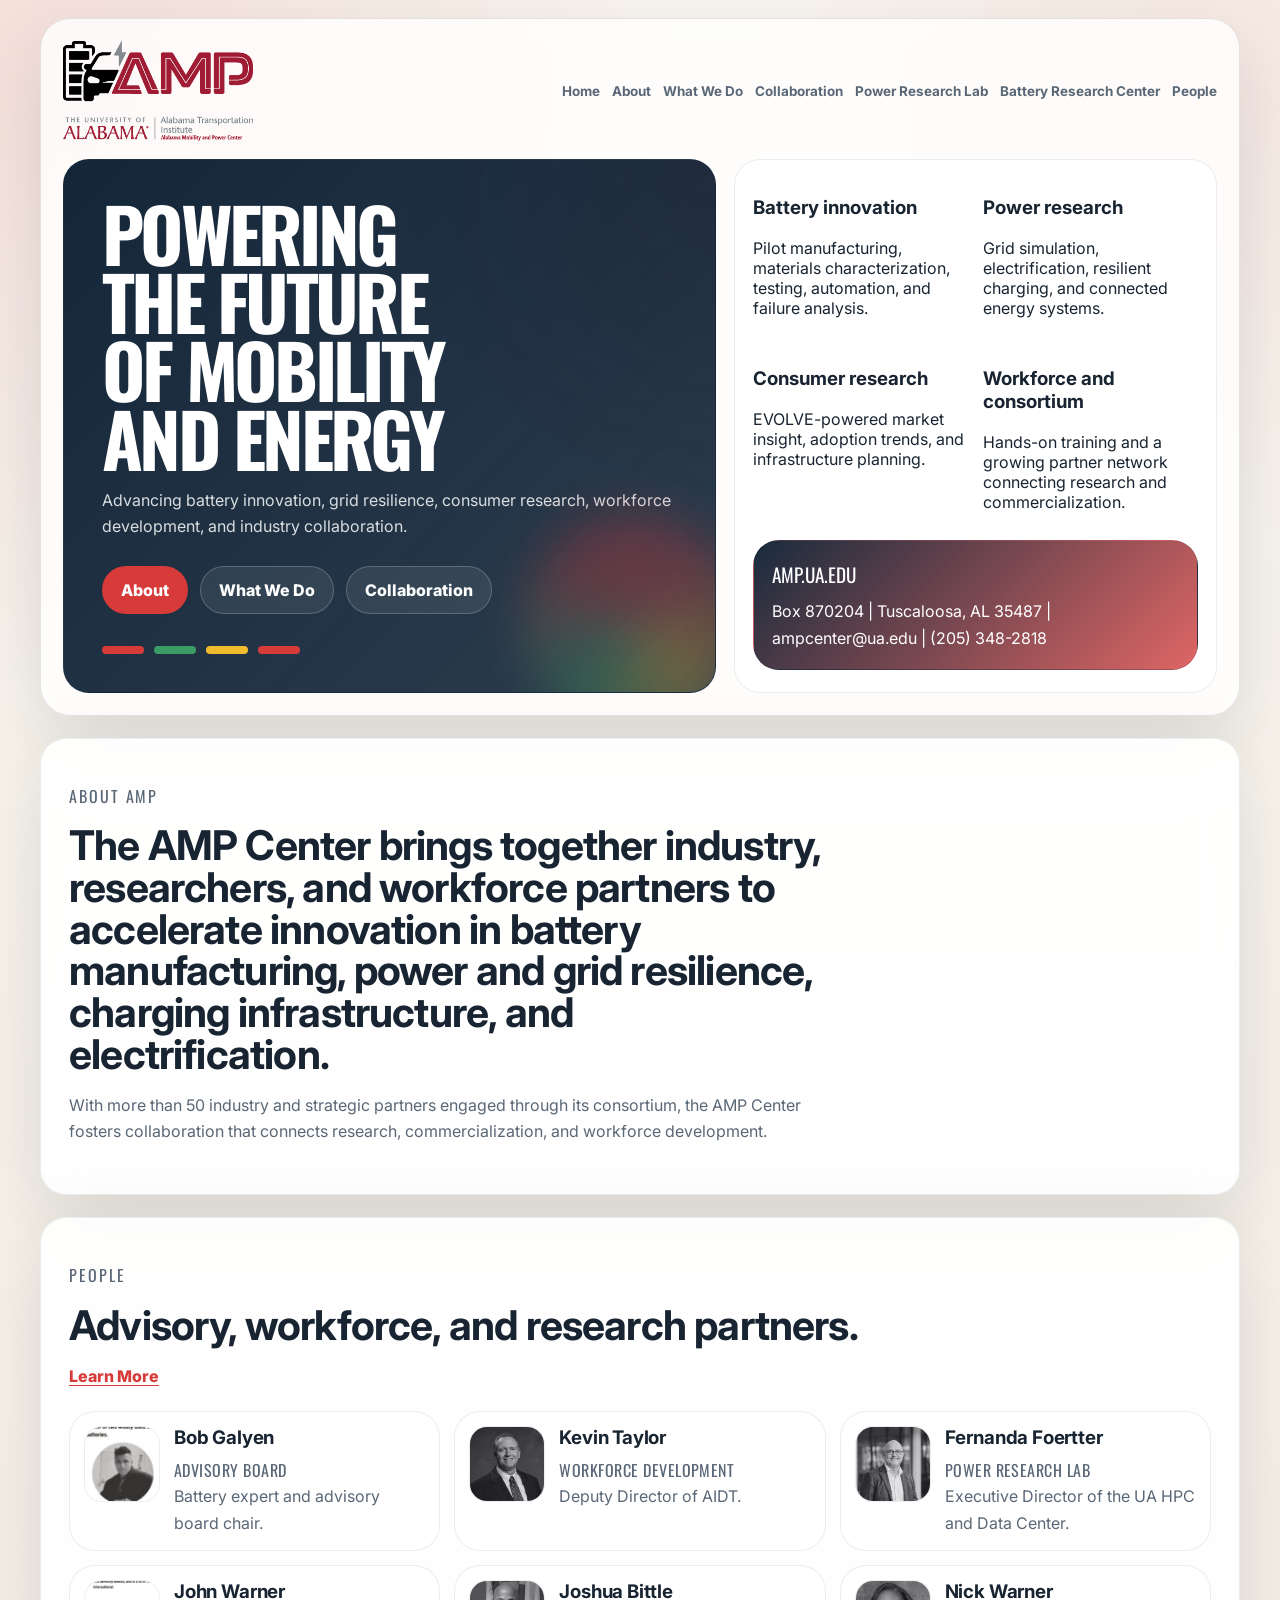
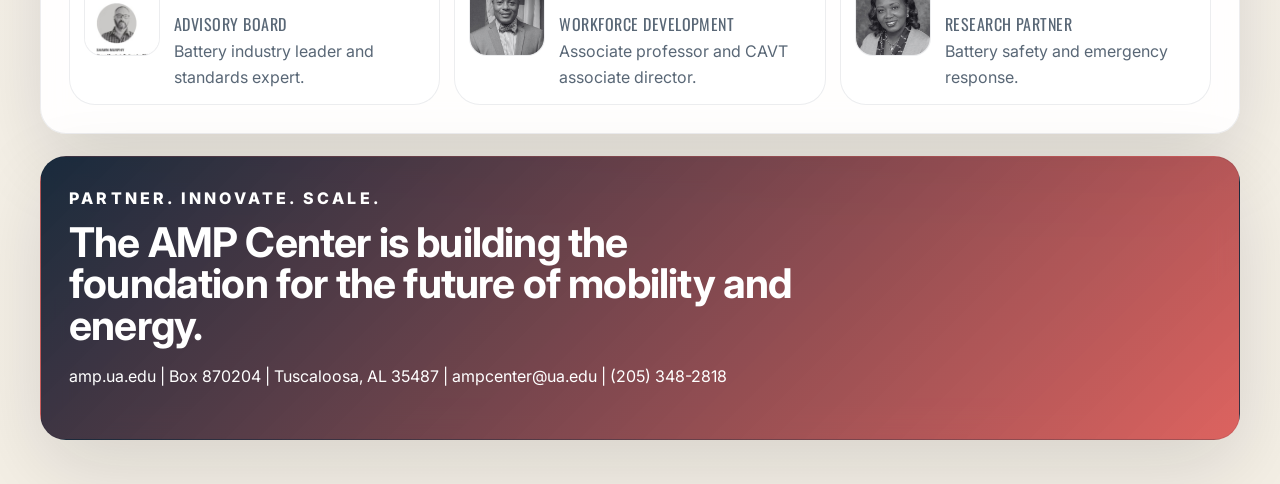
<file: index.html>
<!doctype html>
<html lang="en">
<head>
  <meta charset="utf-8" />
  <meta name="viewport" content="width=device-width, initial-scale=1" />
  <title>AMP Center — Powering the future of mobility and energy</title>
  <meta name="description" content="AMP Center site using brochure colors, fonts, logo, and PDF copy." />
  <link rel="preconnect" href="https://fonts.googleapis.com" />
  <link rel="preconnect" href="https://fonts.gstatic.com" crossorigin />
  <link href="https://fonts.googleapis.com/css2?family=Inter:wght@400;500;600;700;800&family=Oswald:wght@400;500;600;700&display=swap" rel="stylesheet" />
  <link rel="stylesheet" href="styles.css" />
</head>
<body>
  <div class="page-shell">
    <header class="hero">
      <nav class="topbar">
        <a class="brand" href="index.html" aria-label="AMP Center Home"><img src="public/assets/amp-logo.png" alt="AMP Center logo" /></a>
        <div class="navlinks"><a href="index.html">Home</a><a href="about.html">About</a><a href="what-we-do.html">What We Do</a><a href="collaboration.html">Collaboration</a><a href="prc.html">Power Research Lab</a><a href="brc.html">Battery Research Center</a><a href="people.html">People</a></div>
      </nav>
      <div class="hero-grid">
        <div class="hero-copy">
          <h1>POWERING THE FUTURE OF MOBILITY AND ENERGY</h1>
          <p class="lede">Advancing battery innovation, grid resilience, consumer research, workforce development, and industry collaboration.</p>
          <div class="hero-actions">
            <a class="button primary" href="about.html">About</a>
            <a class="button secondary" href="what-we-do.html">What We Do</a>
            <a class="button secondary" href="collaboration.html">Collaboration</a>
          </div>
          <div class="color-ribbon"><span class="swatch red"></span><span class="swatch green"></span><span class="swatch yellow"></span><span class="swatch red"></span></div>
        </div>
        <div class="hero-panel">
          <div class="feature-grid">
            <article><h3>Battery innovation</h3><p>Pilot manufacturing, materials characterization, testing, automation, and failure analysis.</p></article>
            <article><h3>Power research</h3><p>Grid simulation, electrification, resilient charging, and connected energy systems.</p></article>
            <article><h3>Consumer research</h3><p>EVOLVE-powered market insight, adoption trends, and infrastructure planning.</p></article>
            <article><h3>Workforce and consortium</h3><p>Hands-on training and a growing partner network connecting research and commercialization.</p></article>
          </div>
          <div class="quote-card">
            <p>amp.ua.edu</p>
            <span>Box 870204 | Tuscaloosa, AL 35487 | ampcenter@ua.edu | (205) 348-2818</span>
          </div>
        </div>
      </div>
    </header>

    <main>
      <section class="section">
        <div class="section-head tight">
          <p class="brochure-kicker">About AMP</p>
          <h2>The AMP Center brings together industry, researchers, and workforce partners to accelerate innovation in battery manufacturing, power and grid resilience, charging infrastructure, and electrification.</h2>
          <p>With more than 50 industry and strategic partners engaged through its consortium, the AMP Center fosters collaboration that connects research, commercialization, and workforce development.</p>
        </div>
      </section>

      <section class="section">
        <div class="section-head">
          <p class="brochure-kicker">People</p>
          <h2>Advisory, workforce, and research partners.</h2>
          <p><a class="text-link" href="people.html">Learn More</a></p>
        </div>
        <div class="people-preview">
          <article class="person-card">
            <img class="person-photo" src="public/assets/advisory/bob-galyen.jpg" alt="Bob Galyen portrait" />
            <div><h3>Bob Galyen</h3><p class="role">Advisory board</p><p>Battery expert and advisory board chair.</p></div>
          </article>
          <article class="person-card">
            <img class="person-photo" src="public/assets/portrait-workforce-2.jpg" alt="Kevin Taylor portrait" />
            <div><h3>Kevin Taylor</h3><p class="role">Workforce development</p><p>Deputy Director of AIDT.</p></div>
          </article>
          <article class="person-card">
            <img class="person-photo" src="public/assets/powerlab-fernanda.jpg" alt="Fernanda Foertter portrait" />
            <div><h3>Fernanda Foertter</h3><p class="role">Power research lab</p><p>Executive Director of the UA HPC and Data Center.</p></div>
          </article>
          <article class="person-card">
            <img class="person-photo" src="public/assets/advisory/john-warner.jpg" alt="John Warner portrait" />
            <div><h3>John Warner</h3><p class="role">Advisory board</p><p>Battery industry leader and standards expert.</p></div>
          </article>
          <article class="person-card">
            <img class="person-photo" src="public/assets/portrait-workforce-1.jpg" alt="Joshua Bittle portrait" />
            <div><h3>Joshua Bittle</h3><p class="role">Workforce development</p><p>Associate professor and CAVT associate director.</p></div>
          </article>
          <article class="person-card">
            <img class="person-photo" src="public/assets/portrait-powerlab-3.jpg" alt="Nick Warner portrait" />
            <div><h3>Nick Warner</h3><p class="role">Research partner</p><p>Battery safety and emergency response.</p></div>
          </article>
        </div>
      </section>
      <section class="section highlight">
        <div class="section-head tight">
          <p class="eyebrow">Partner. Innovate. Scale.</p>
          <h2>The AMP Center is building the foundation for the future of mobility and energy.</h2>
          <p>amp.ua.edu | Box 870204 | Tuscaloosa, AL 35487 | ampcenter@ua.edu | (205) 348-2818</p>
        </div>
      </section>
    </main>
  </div>
</body>
</html>
</file>
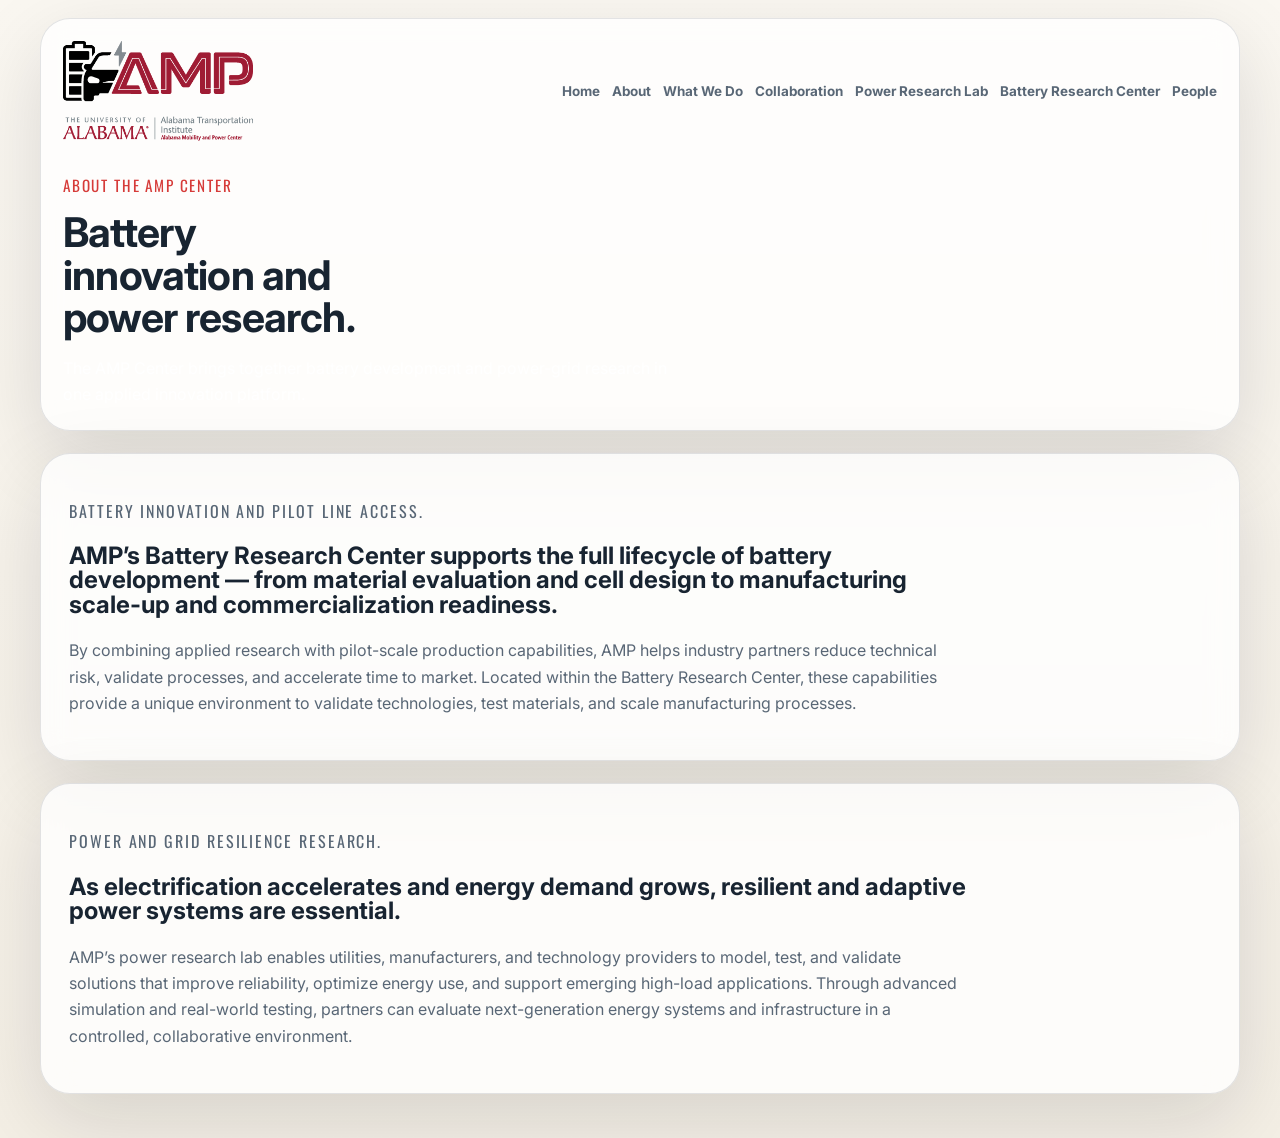
<file: about.html>
<!doctype html>
<html lang="en">
<head>
  <meta charset="utf-8" />
  <meta name="viewport" content="width=device-width, initial-scale=1" />
  <title>About AMP</title>
  <link rel="preconnect" href="https://fonts.googleapis.com" />
  <link rel="preconnect" href="https://fonts.gstatic.com" crossorigin />
  <link href="https://fonts.googleapis.com/css2?family=Inter:wght@400;500;600;700;800&family=Oswald:wght@400;500;600;700&display=swap" rel="stylesheet" />
  <link rel="stylesheet" href="styles.css" />
</head>
<body class="directory-page">
  <div class="page-shell directory-shell">
    <header class="directory-hero">
      <div class="directory-topbar">
        <a class="brand" href="index.html" aria-label="AMP Center Home"><img src="public/assets/amp-logo.png" alt="AMP Center logo" /></a>
        <div class="navlinks"><a href="index.html">Home</a><a href="about.html">About</a><a href="what-we-do.html">What We Do</a><a href="collaboration.html">Collaboration</a><a href="prc.html">Power Research Lab</a><a href="brc.html">Battery Research Center</a><a href="people.html">People</a></div>
      </div>
      <div class="directory-hero-grid">
        <div>
          <p class="brochure-kicker">About the AMP Center</p>
          <h1>Battery innovation and power research.</h1>
          <p class="lede dark">The AMP Center brings together battery development and power-grid research in one applied innovation platform.</p>
        </div>
      </div>
    </header>
    <main class="directory-main">
      <section class="directory-section">
        <div class="section-head compact">
          <p class="brochure-kicker">BATTERY INNOVATION and PILOT LINE ACCESS.</p>
          <h2>AMP’s Battery Research Center supports the full lifecycle of battery development — from material evaluation and cell design to manufacturing scale-up and commercialization readiness.</h2>
          <p>By combining applied research with pilot-scale production capabilities, AMP helps industry partners reduce technical risk, validate processes, and accelerate time to market. Located within the Battery Research Center, these capabilities provide a unique environment to validate technologies, test materials, and scale manufacturing processes.</p>
        </div>
      </section>
      <section class="directory-section">
        <div class="section-head compact">
          <p class="brochure-kicker">POWER and GRID RESILIENCE RESEARCH.</p>
          <h2>As electrification accelerates and energy demand grows, resilient and adaptive power systems are essential.</h2>
          <p>AMP’s power research lab enables utilities, manufacturers, and technology providers to model, test, and validate solutions that improve reliability, optimize energy use, and support emerging high-load applications. Through advanced simulation and real-world testing, partners can evaluate next-generation energy systems and infrastructure in a controlled, collaborative environment.</p>
        </div>
      </section>
    </main>
  </div>
</body>
</html>
</file>
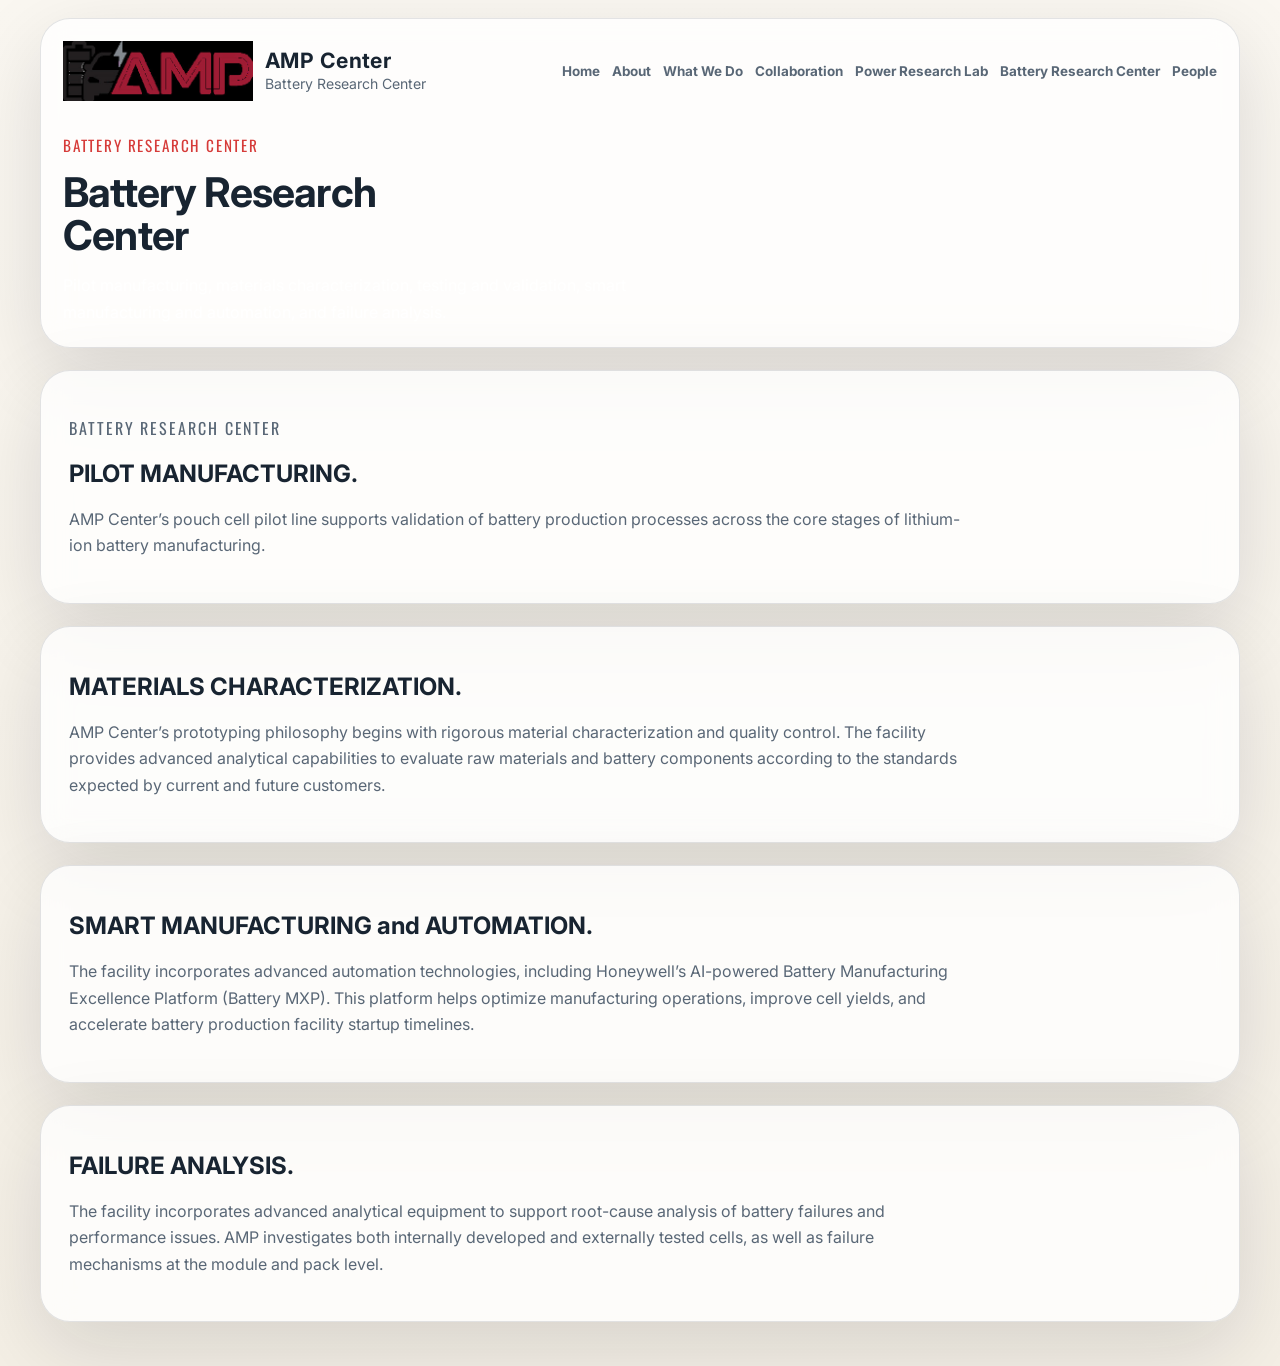
<file: brc.html>
<!doctype html>
<html lang="en">
<head>
  <meta charset="utf-8" />
  <meta name="viewport" content="width=device-width, initial-scale=1" />
  <title>Battery Research Center</title>
  <link rel="preconnect" href="https://fonts.googleapis.com" />
  <link rel="preconnect" href="https://fonts.gstatic.com" crossorigin />
  <link href="https://fonts.googleapis.com/css2?family=Inter:wght@400;500;600;700;800&family=Oswald:wght@400;500;600;700&display=swap" rel="stylesheet" />
  <link rel="stylesheet" href="styles.css" />
</head>
<body class="directory-page">
  <div class="page-shell directory-shell">
    <header class="directory-hero">
      <div class="directory-topbar">
        <a class="brand" href="index.html"><img src="public/assets/amp-mark.jpg" alt="AMP logo" /><span><strong>AMP Center</strong><small>Battery Research Center</small></span></a>
        <div class="navlinks"><a href="index.html">Home</a><a href="about.html">About</a><a href="what-we-do.html">What We Do</a><a href="collaboration.html">Collaboration</a><a href="prc.html">Power Research Lab</a><a href="brc.html">Battery Research Center</a><a href="people.html">People</a></div>
      </div>
      <div class="directory-hero-grid">
        <div>
          <p class="brochure-kicker">Battery Research Center</p>
          <h1>Battery Research Center</h1>
          <p class="lede dark">Pilot manufacturing, materials characterization, testing and validation, smart manufacturing and automation, and failure analysis.</p>
        </div>
      </div>
    </header>
    <main class="directory-main">
      <section class="directory-section"><div class="section-head compact"><p class="brochure-kicker">BATTERY RESEARCH CENTER</p><h2>PILOT MANUFACTURING.</h2><p>AMP Center’s pouch cell pilot line supports validation of battery production processes across the core stages of lithium-ion battery manufacturing.</p></div></section>
      <section class="directory-section"><div class="section-head compact"><h2>MATERIALS CHARACTERIZATION.</h2><p>AMP Center’s prototyping philosophy begins with rigorous material characterization and quality control. The facility provides advanced analytical capabilities to evaluate raw materials and battery components according to the standards expected by current and future customers.</p></div></section>
      <section class="directory-section"><div class="section-head compact"><h2>SMART MANUFACTURING and AUTOMATION.</h2><p>The facility incorporates advanced automation technologies, including Honeywell’s AI-powered Battery Manufacturing Excellence Platform (Battery MXP). This platform helps optimize manufacturing operations, improve cell yields, and accelerate battery production facility startup timelines.</p></div></section>
      <section class="directory-section"><div class="section-head compact"><h2>FAILURE ANALYSIS.</h2><p>The facility incorporates advanced analytical equipment to support root-cause analysis of battery failures and performance issues. AMP investigates both internally developed and externally tested cells, as well as failure mechanisms at the module and pack level.</p></div></section>
    </main>
  </div>
</body>
</html>
</file>
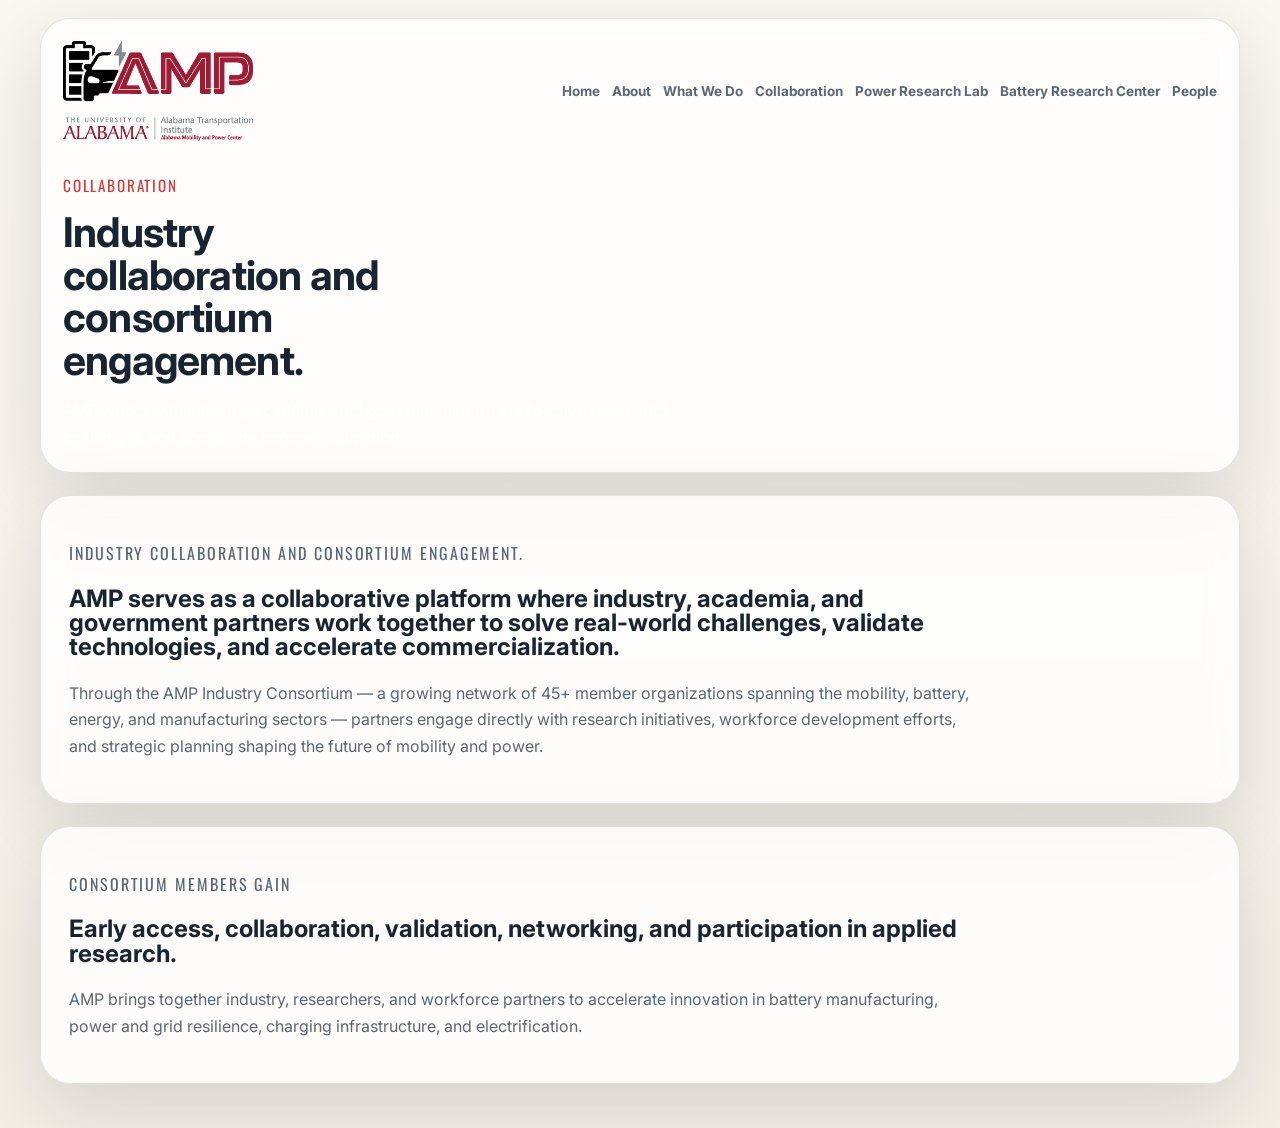
<file: collaboration.html>
<!doctype html>
<html lang="en">
<head>
  <meta charset="utf-8" />
  <meta name="viewport" content="width=device-width, initial-scale=1" />
  <title>Collaboration</title>
  <link rel="preconnect" href="https://fonts.googleapis.com" />
  <link rel="preconnect" href="https://fonts.gstatic.com" crossorigin />
  <link href="https://fonts.googleapis.com/css2?family=Inter:wght@400;500;600;700;800&family=Oswald:wght@400;500;600;700&display=swap" rel="stylesheet" />
  <link rel="stylesheet" href="styles.css" />
</head>
<body class="directory-page">
  <div class="page-shell directory-shell">
    <header class="directory-hero">
      <div class="directory-topbar">
        <a class="brand" href="index.html" aria-label="AMP Center Home"><img src="public/assets/amp-logo.png" alt="AMP Center logo" /></a>
        <div class="navlinks"><a href="index.html">Home</a><a href="about.html">About</a><a href="what-we-do.html">What We Do</a><a href="collaboration.html">Collaboration</a><a href="prc.html">Power Research Lab</a><a href="brc.html">Battery Research Center</a><a href="people.html">People</a></div>
      </div>
      <div class="directory-hero-grid">
        <div>
          <p class="brochure-kicker">Collaboration</p>
          <h1>Industry collaboration and consortium engagement.</h1>
          <p class="lede dark">AMP works with industry, academia, and government partners to solve real-world challenges and accelerate commercialization.</p>
        </div>
      </div>
    </header>
    <main class="directory-main">
      <section class="directory-section">
        <div class="section-head compact"><p class="brochure-kicker">INDUSTRY COLLABORATION and CONSORTIUM ENGAGEMENT.</p><h2>AMP serves as a collaborative platform where industry, academia, and government partners work together to solve real-world challenges, validate technologies, and accelerate commercialization.</h2><p>Through the AMP Industry Consortium — a growing network of 45+ member organizations spanning the mobility, battery, energy, and manufacturing sectors — partners engage directly with research initiatives, workforce development efforts, and strategic planning shaping the future of mobility and power.</p></div>
      </section>
      <section class="directory-section">
        <div class="section-head compact"><p class="brochure-kicker">Consortium members gain</p><h2>Early access, collaboration, validation, networking, and participation in applied research.</h2><p>AMP brings together industry, researchers, and workforce partners to accelerate innovation in battery manufacturing, power and grid resilience, charging infrastructure, and electrification.</p></div>
      </section>
    </main>
  </div>
</body>
</html>
</file>
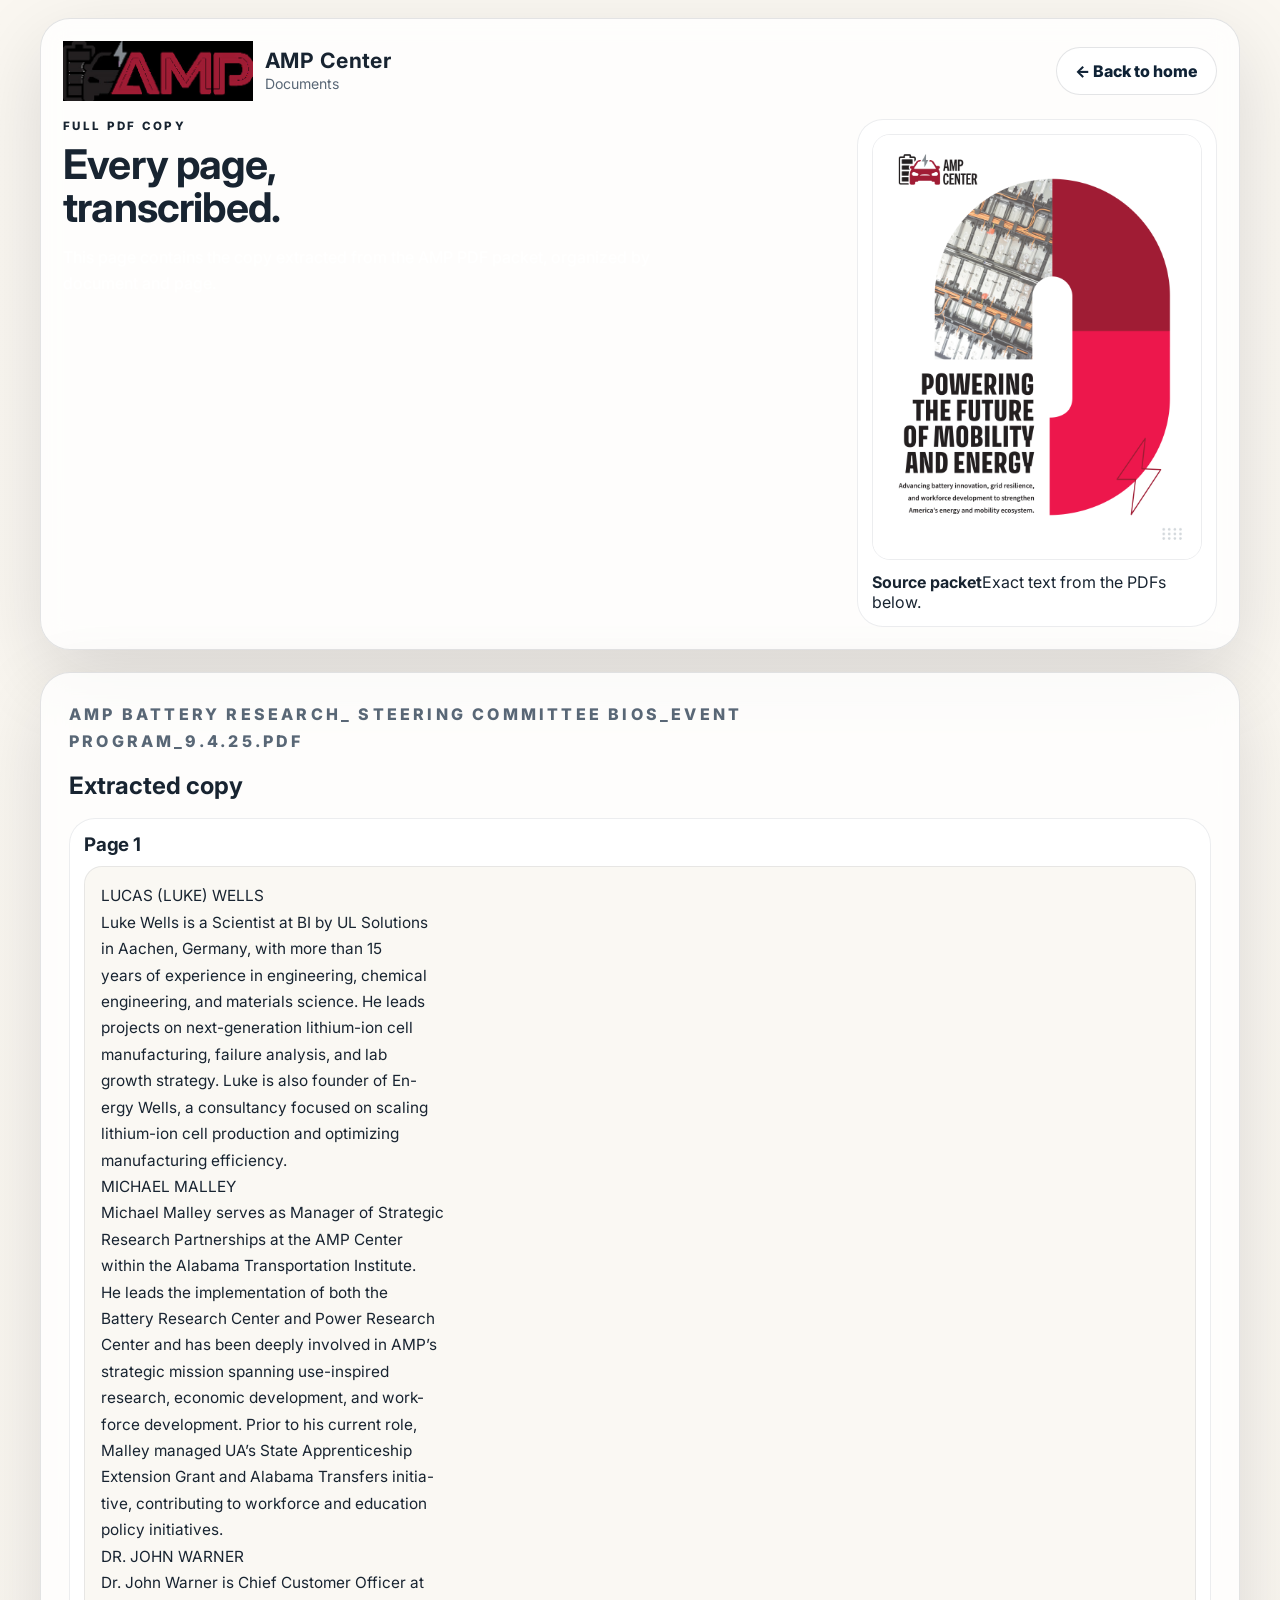
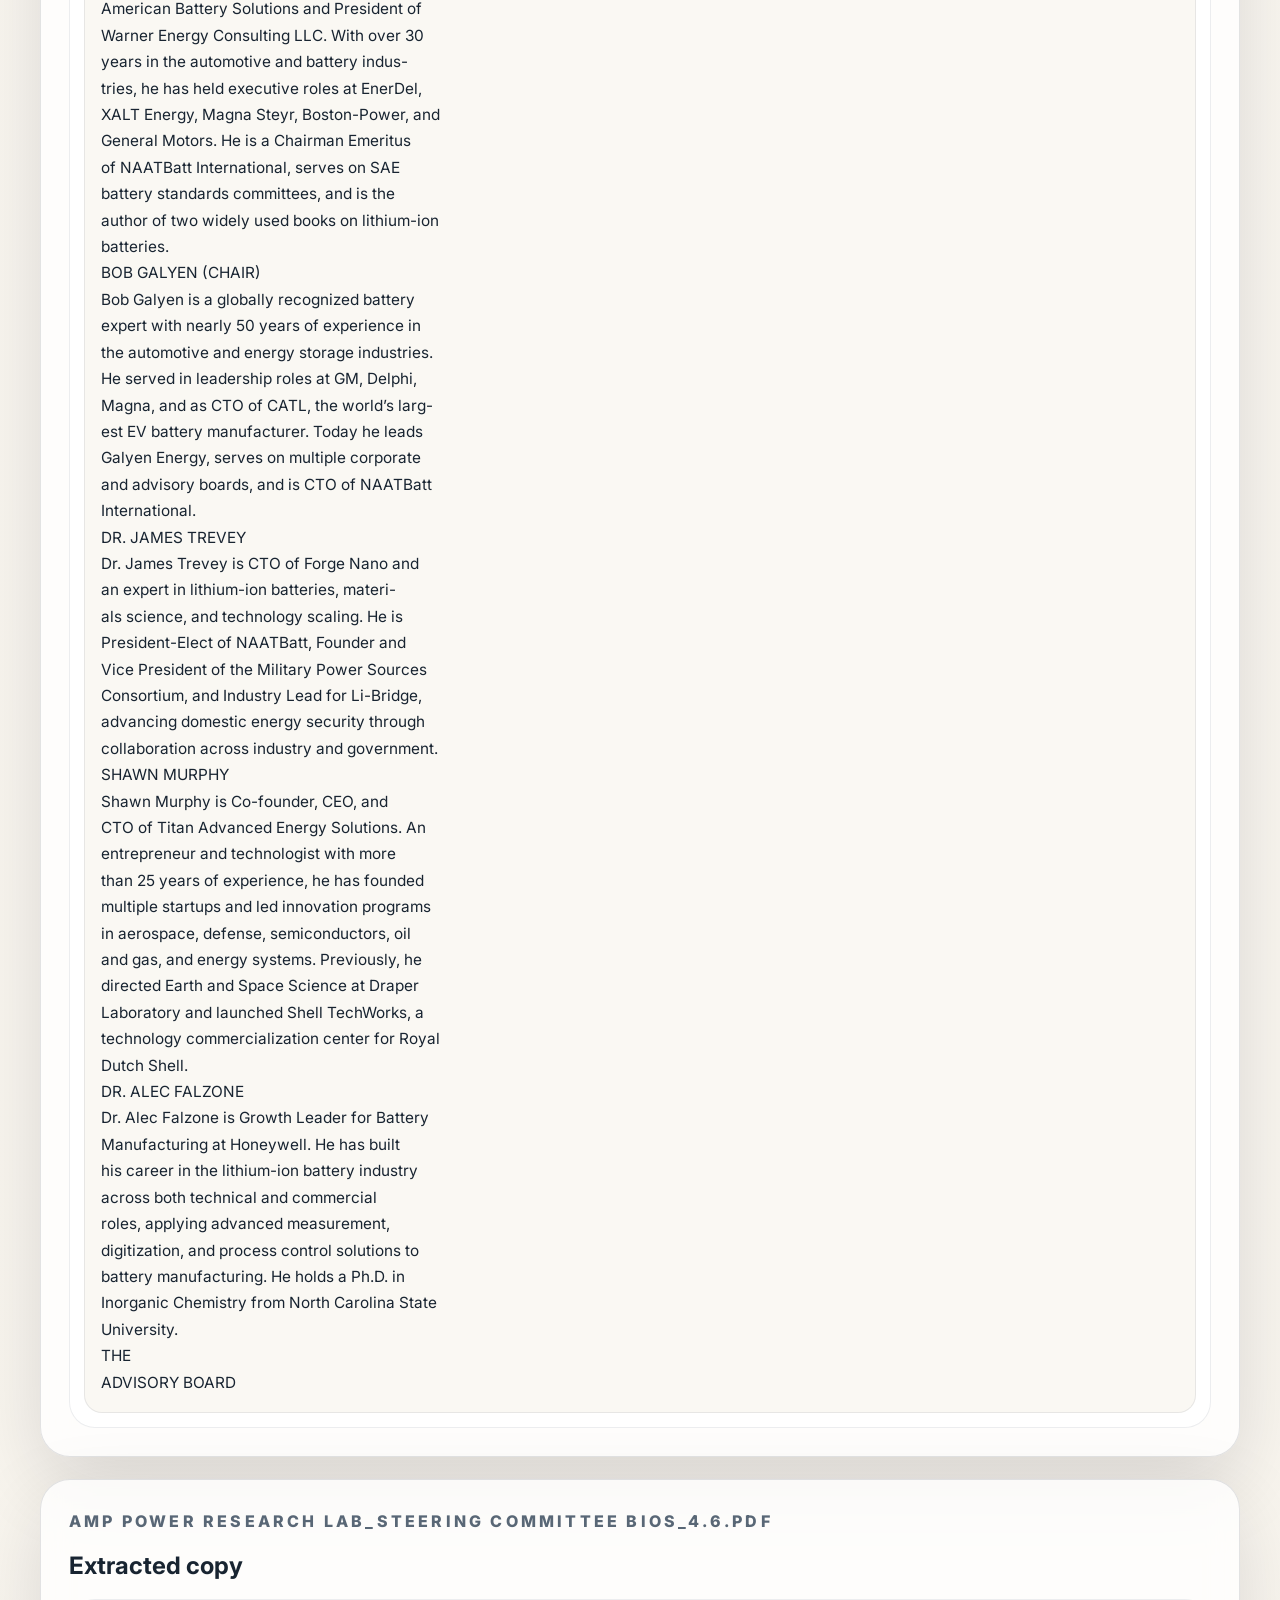
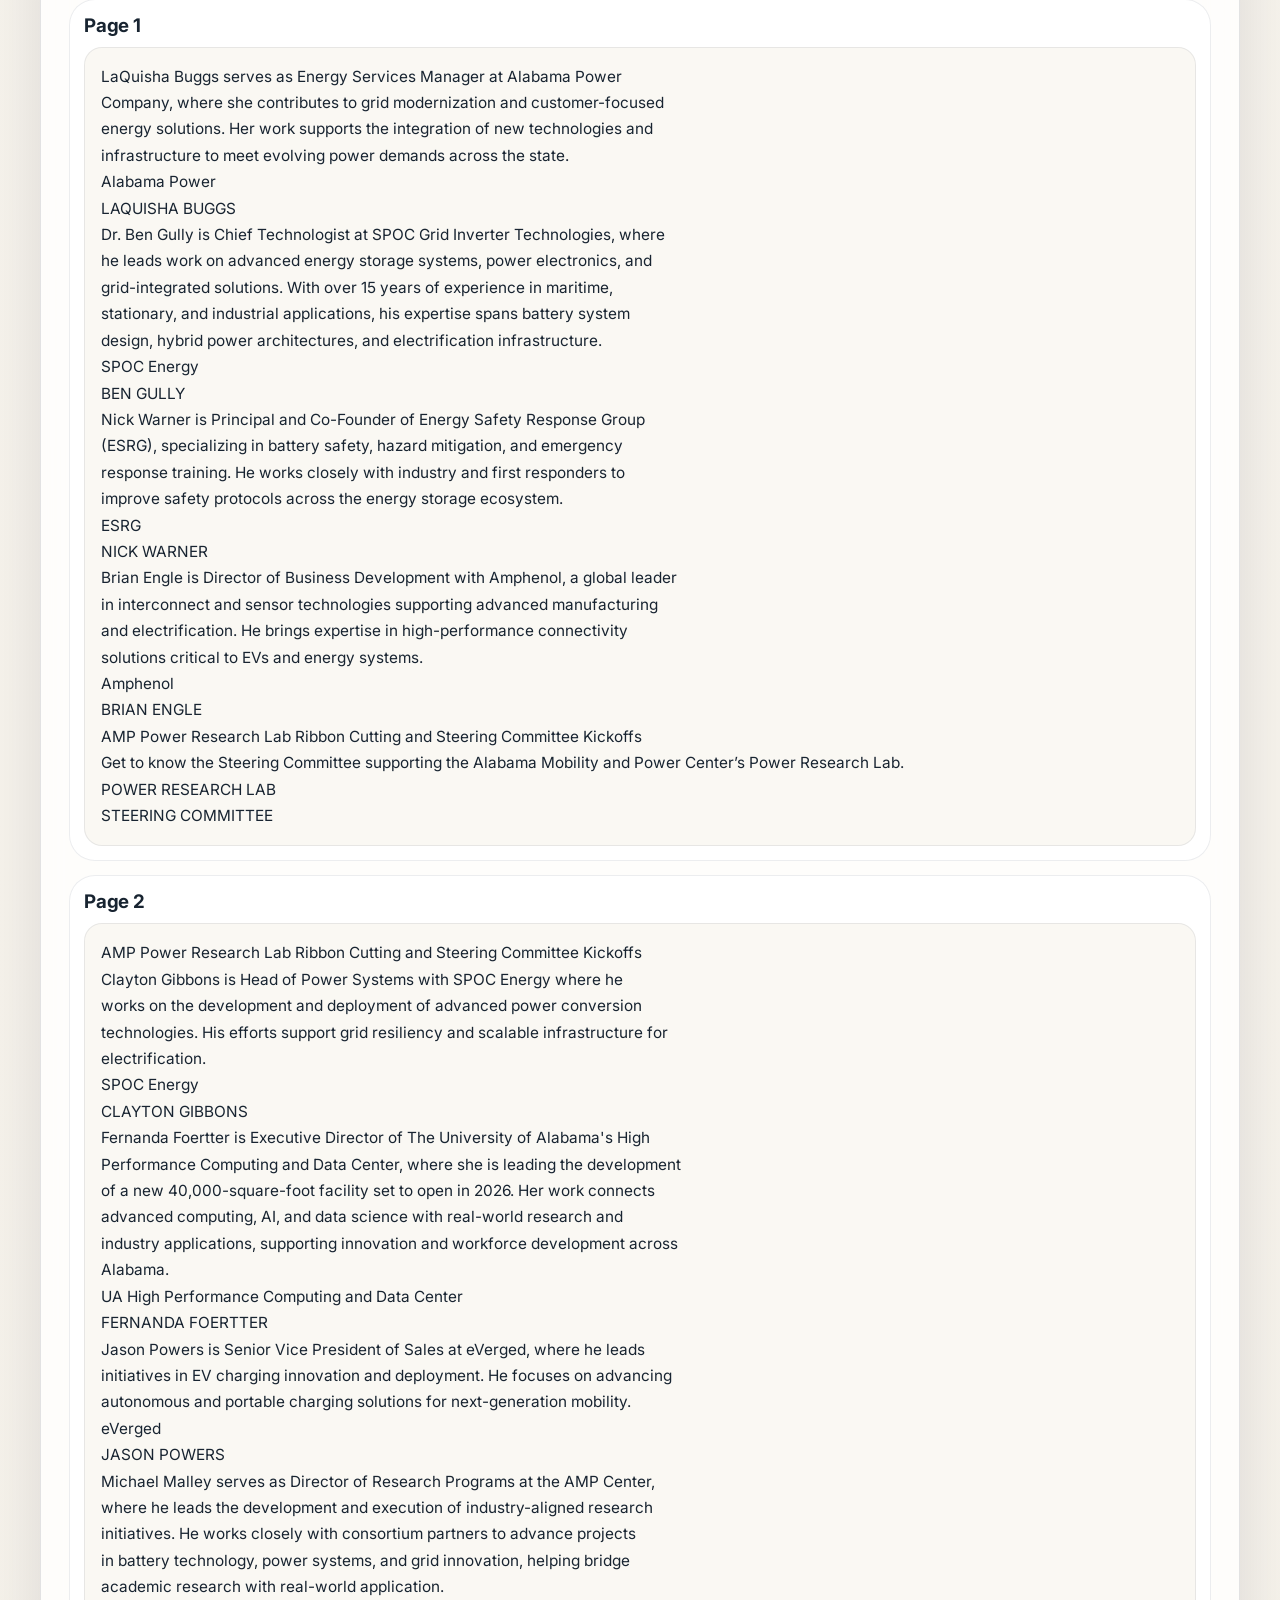
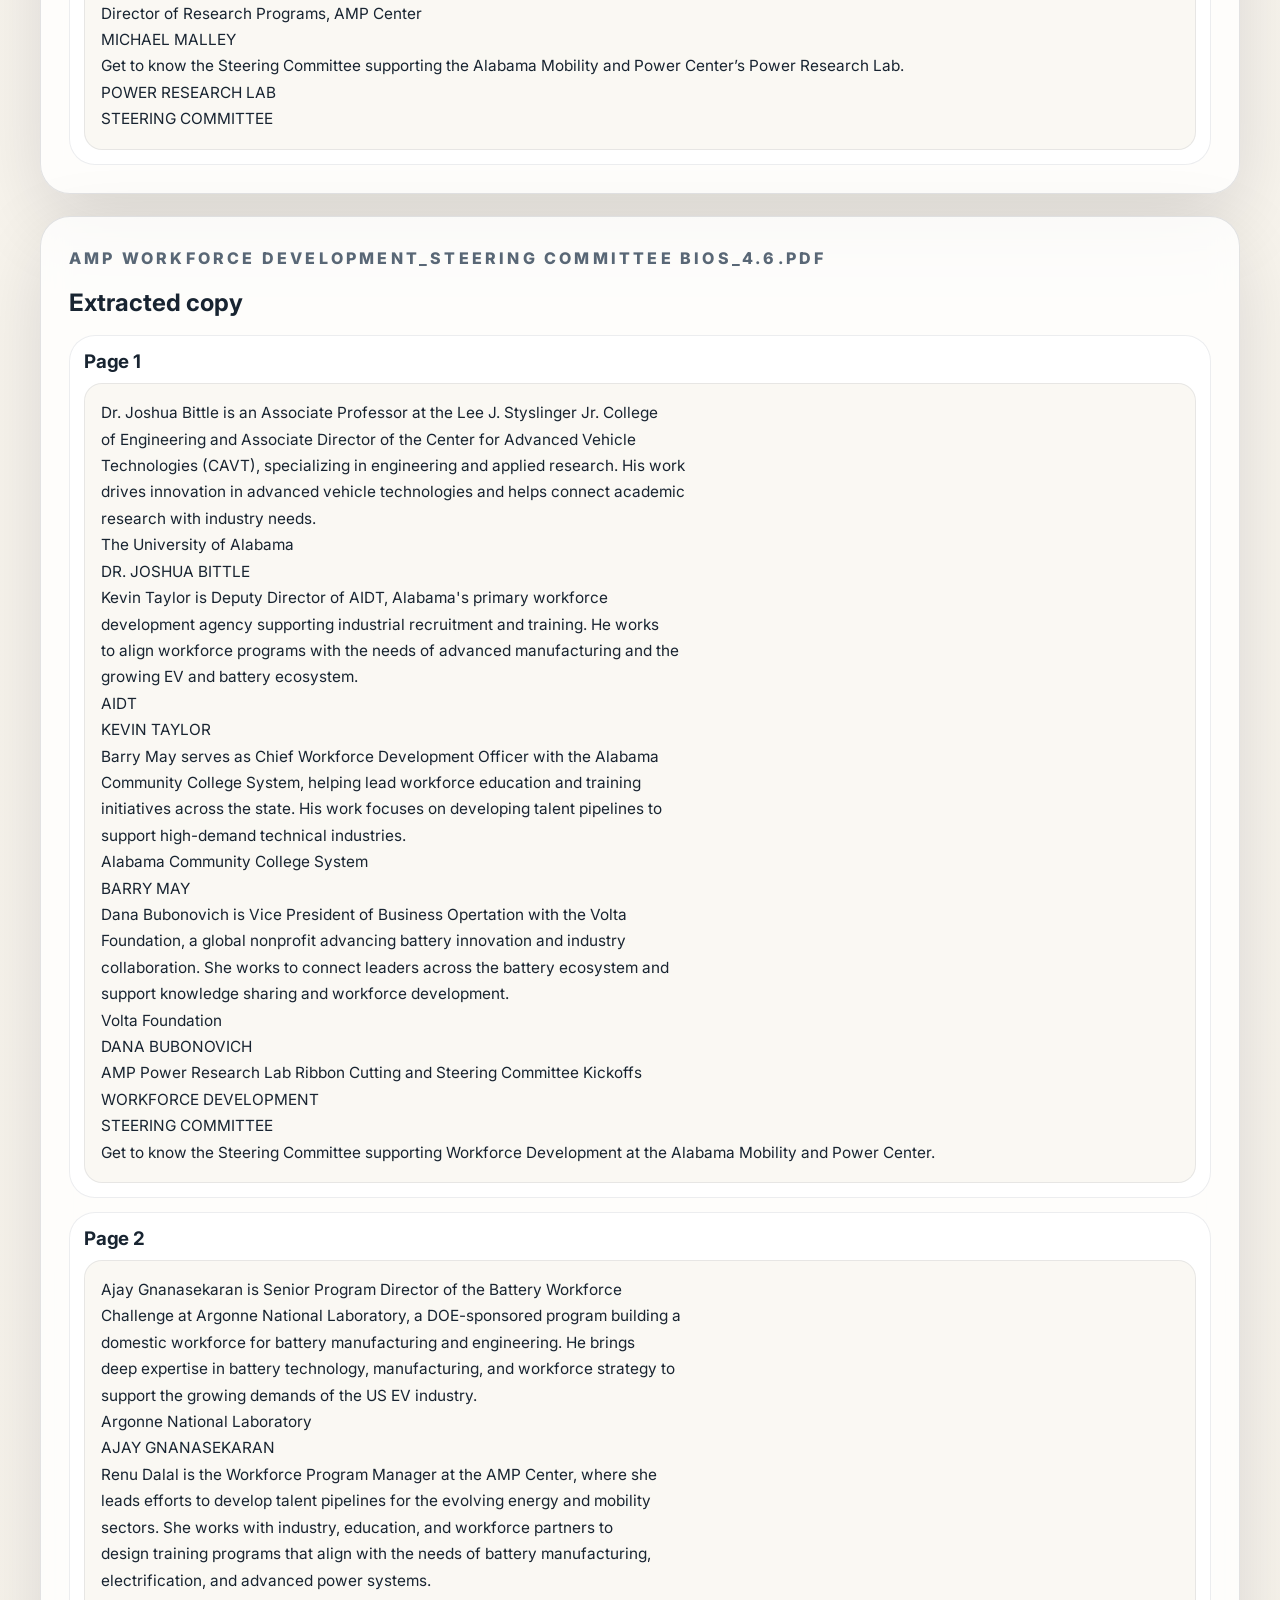
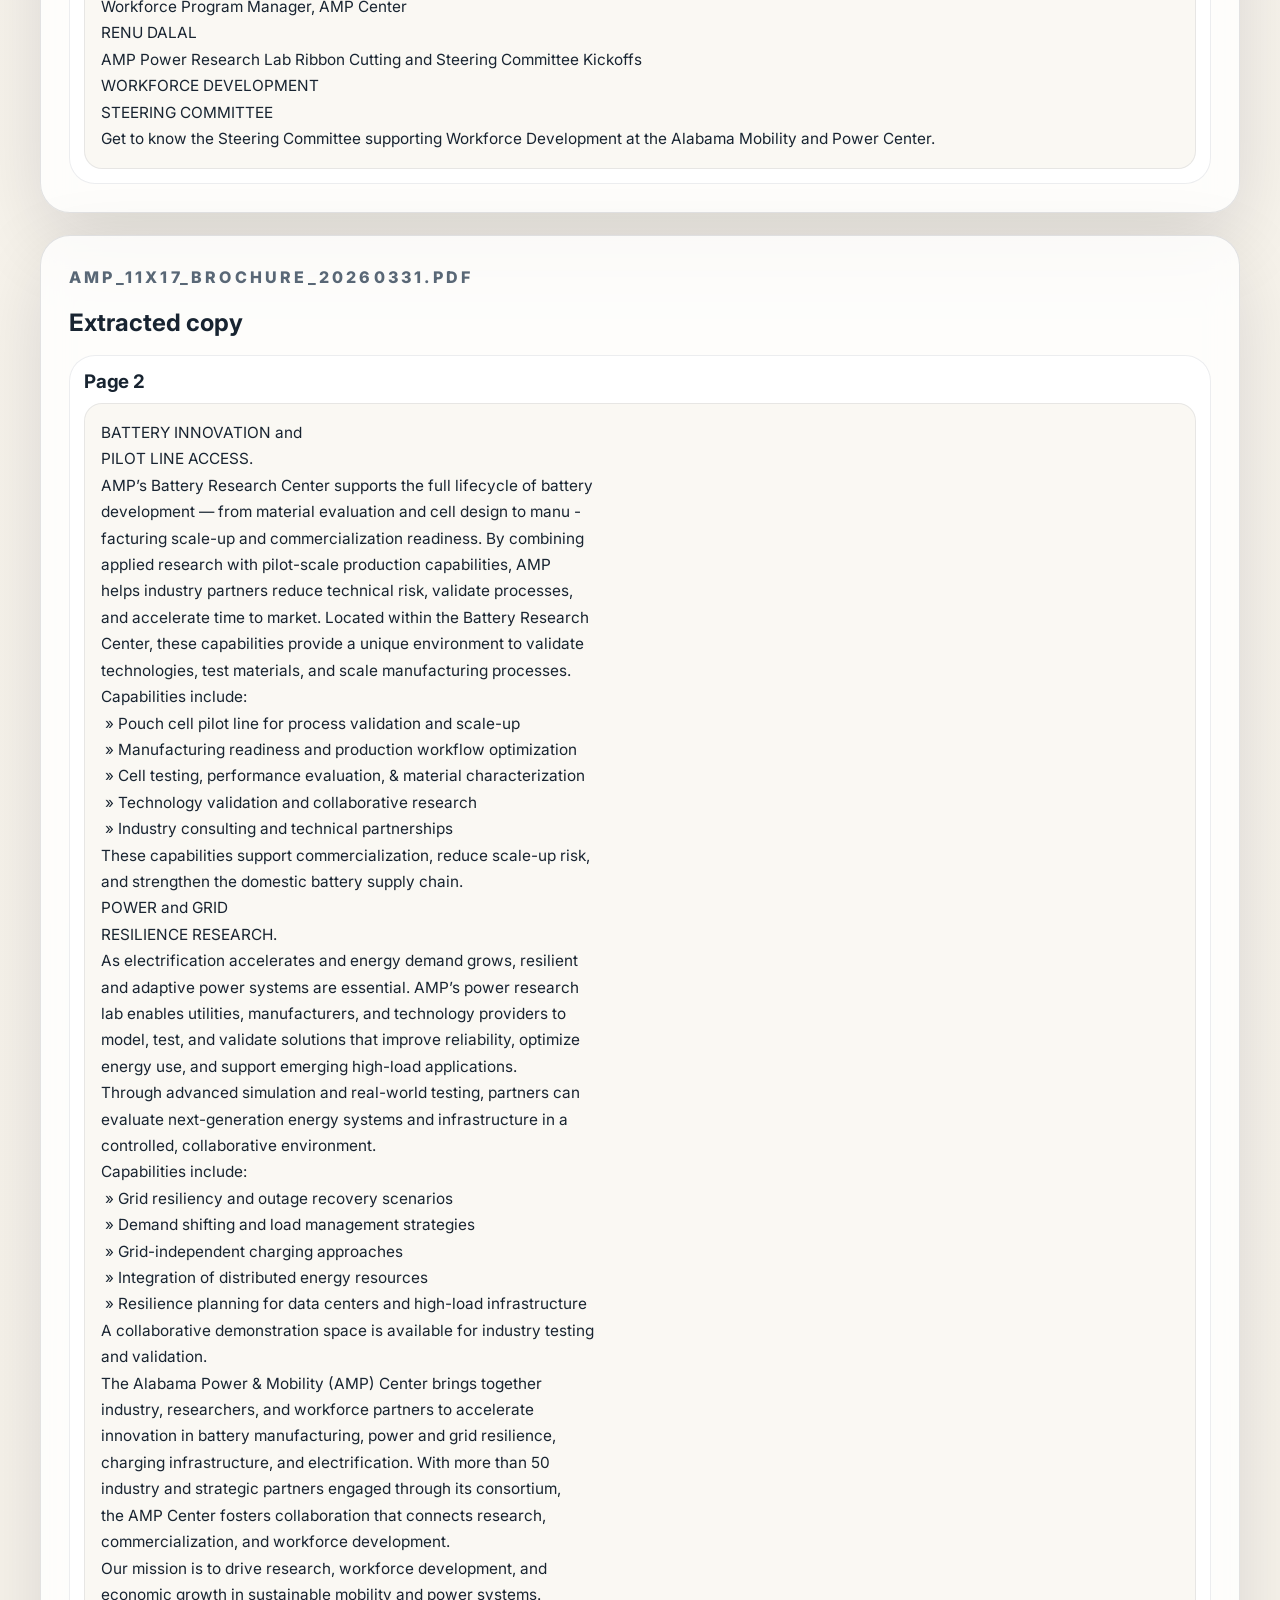
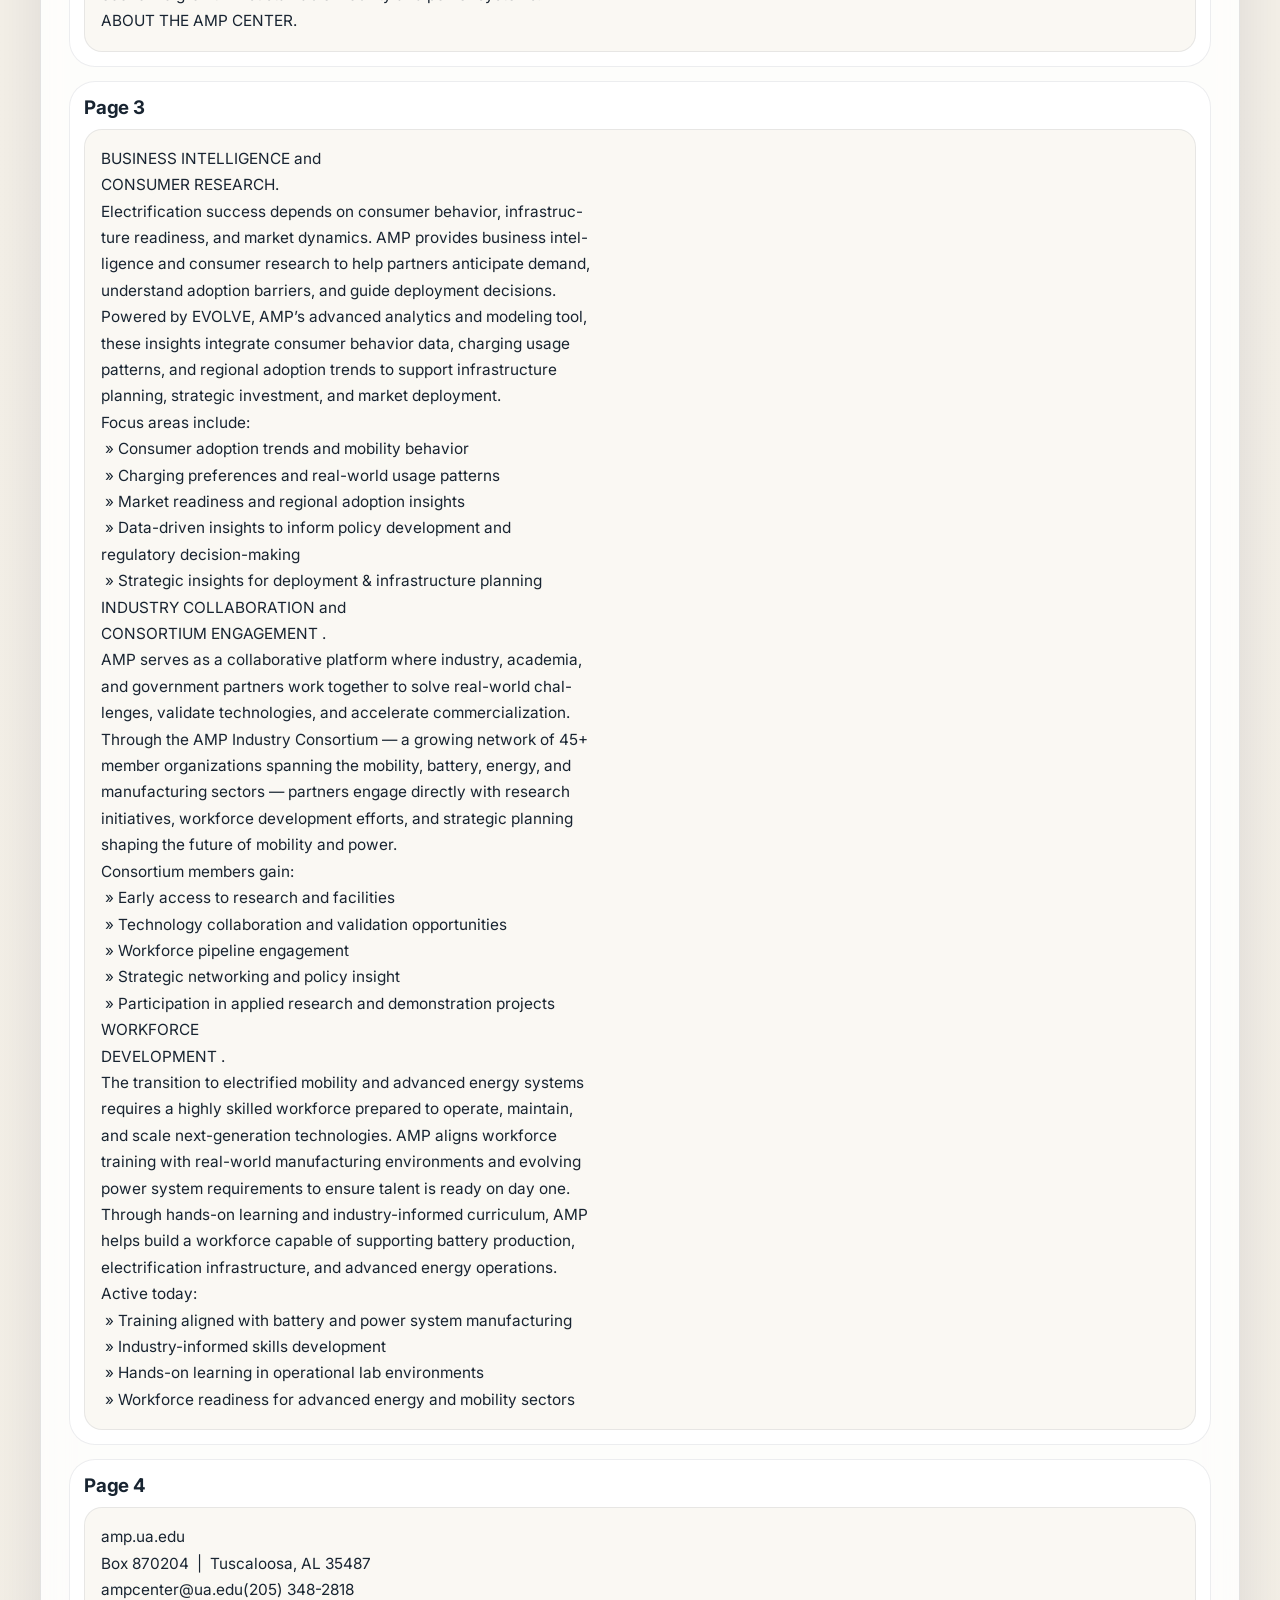
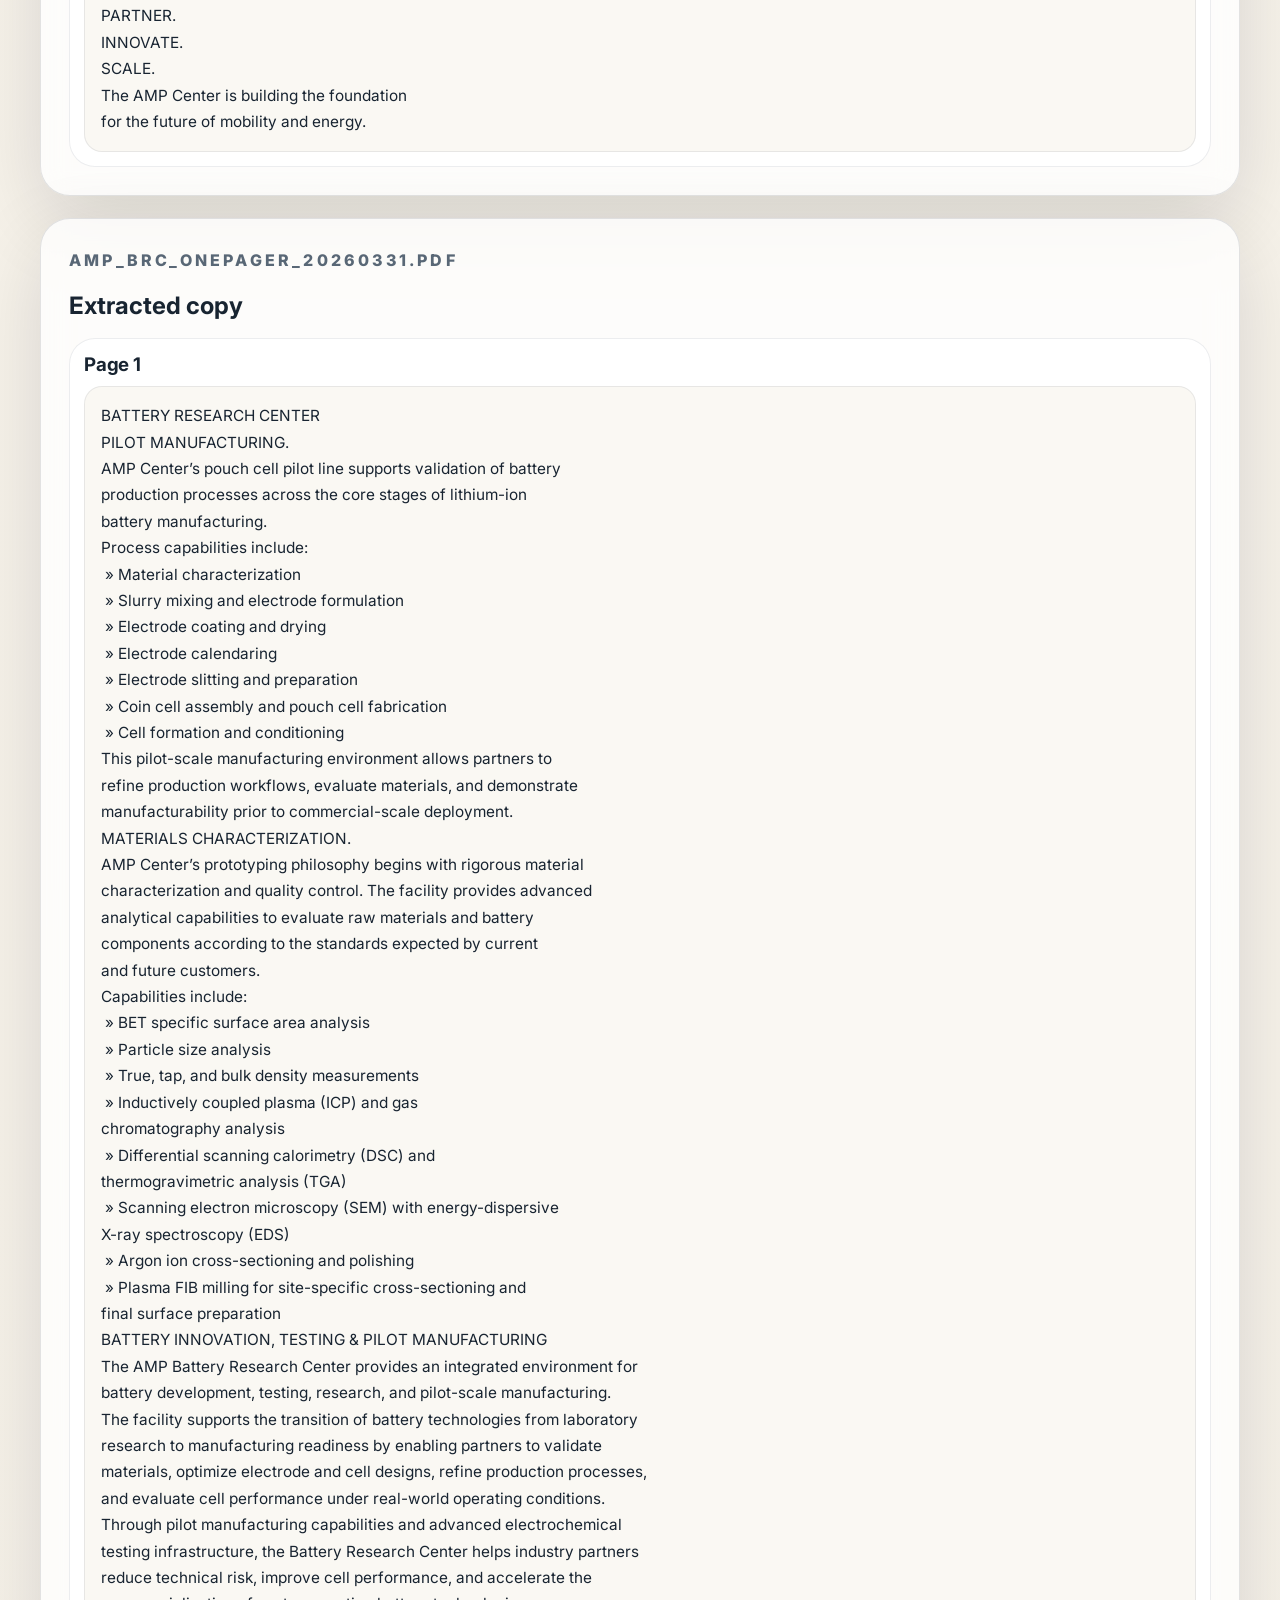
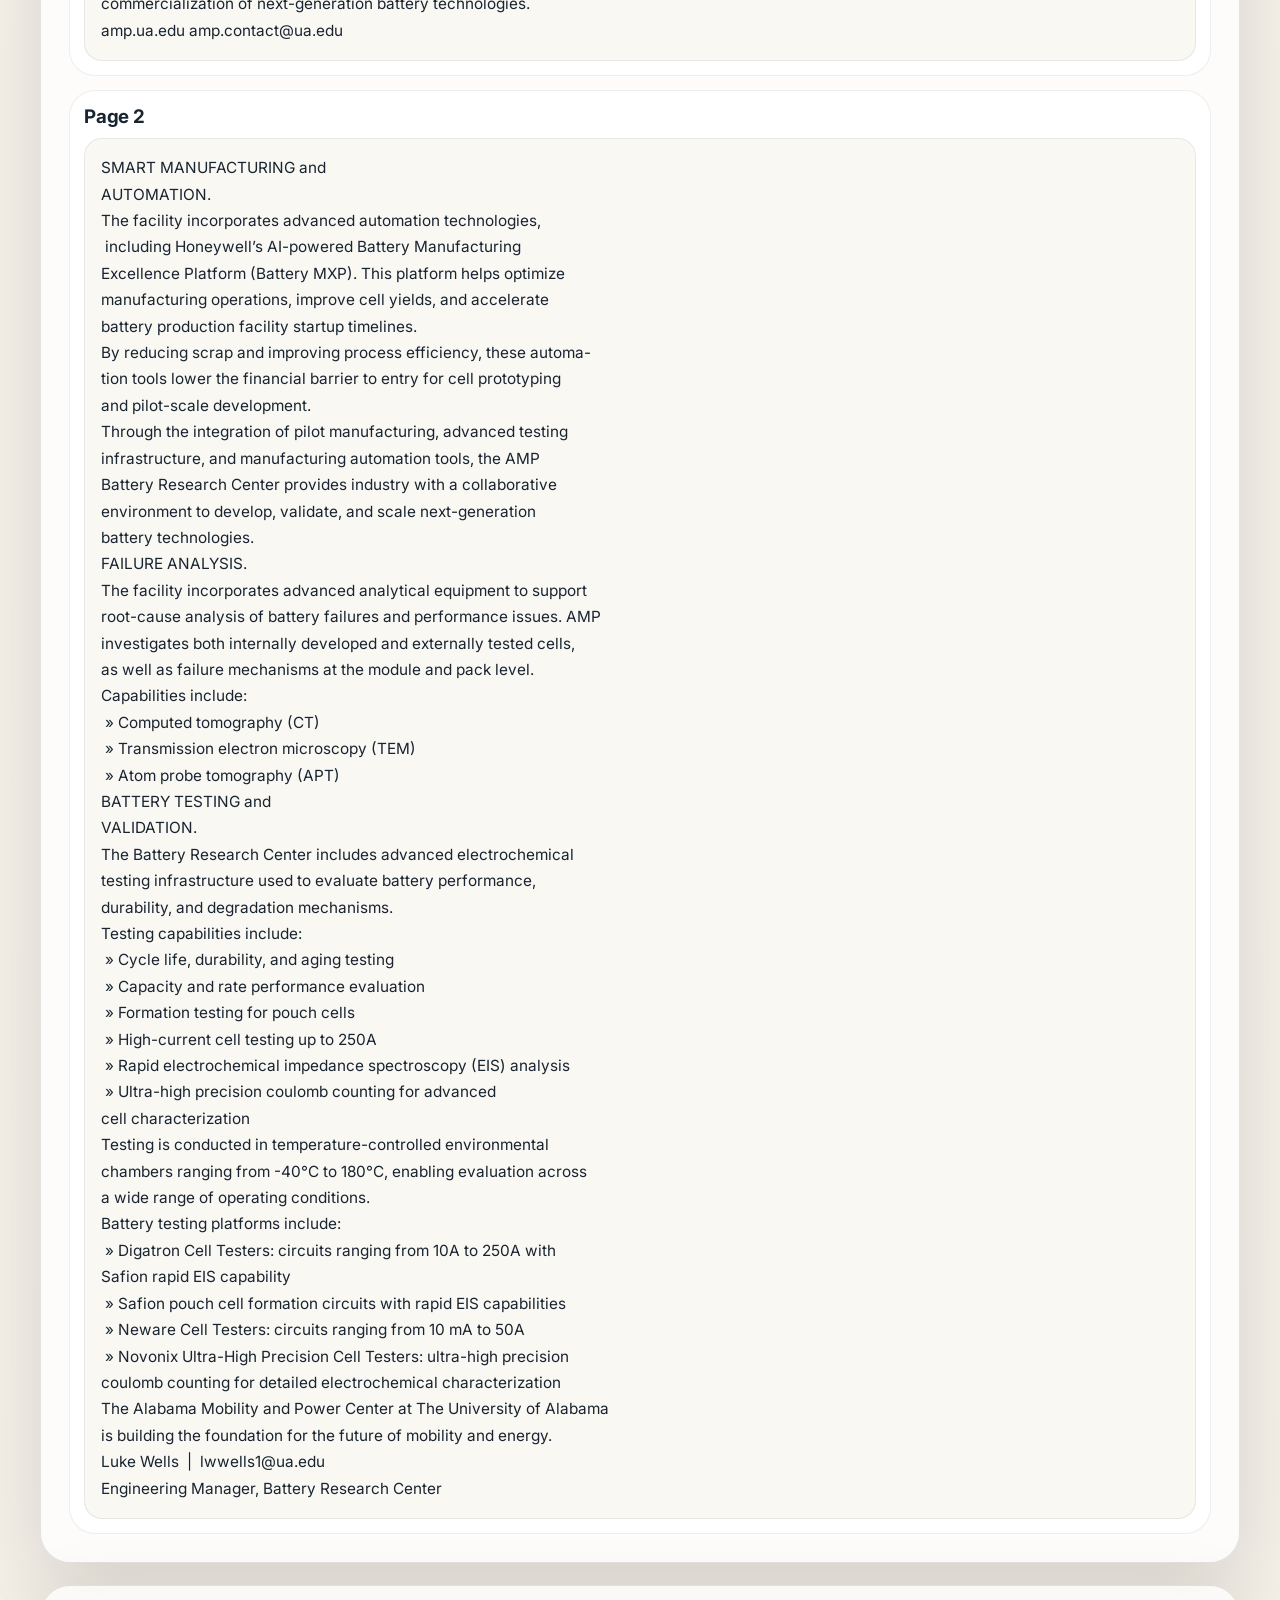
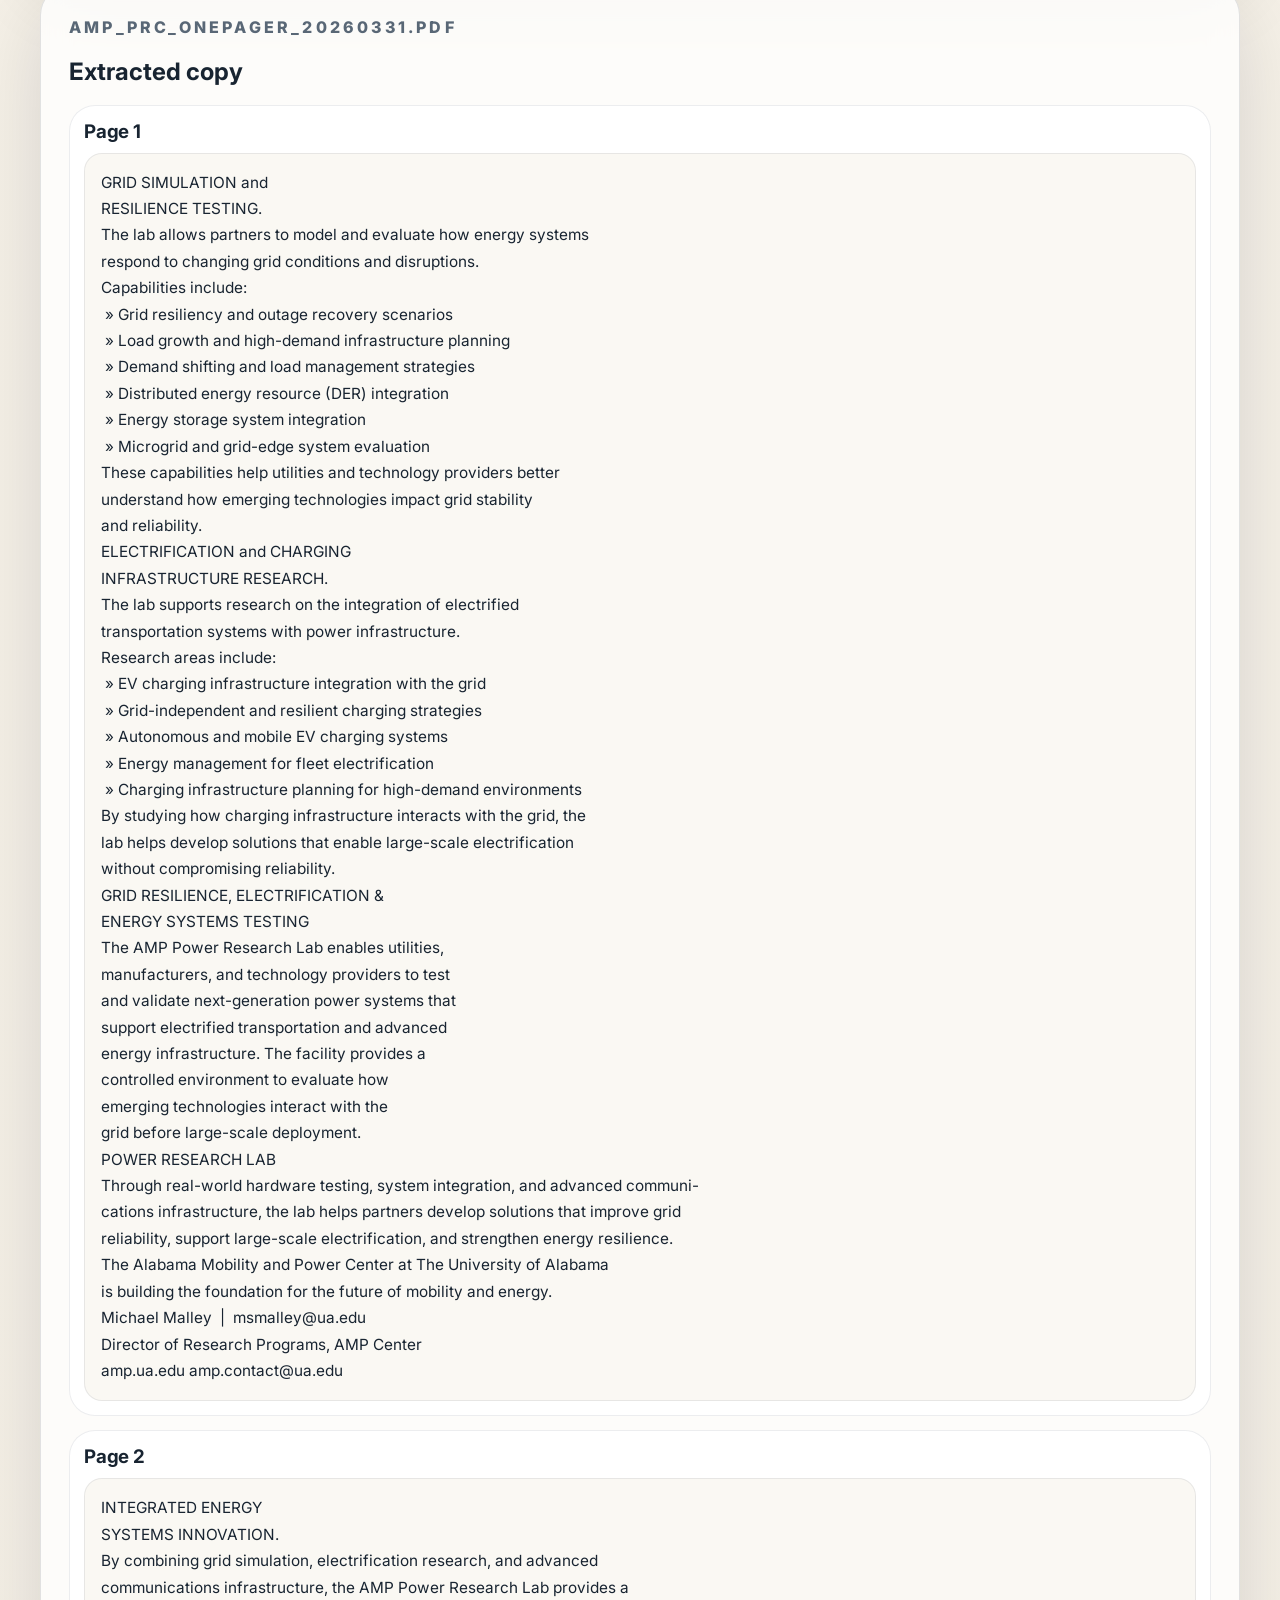
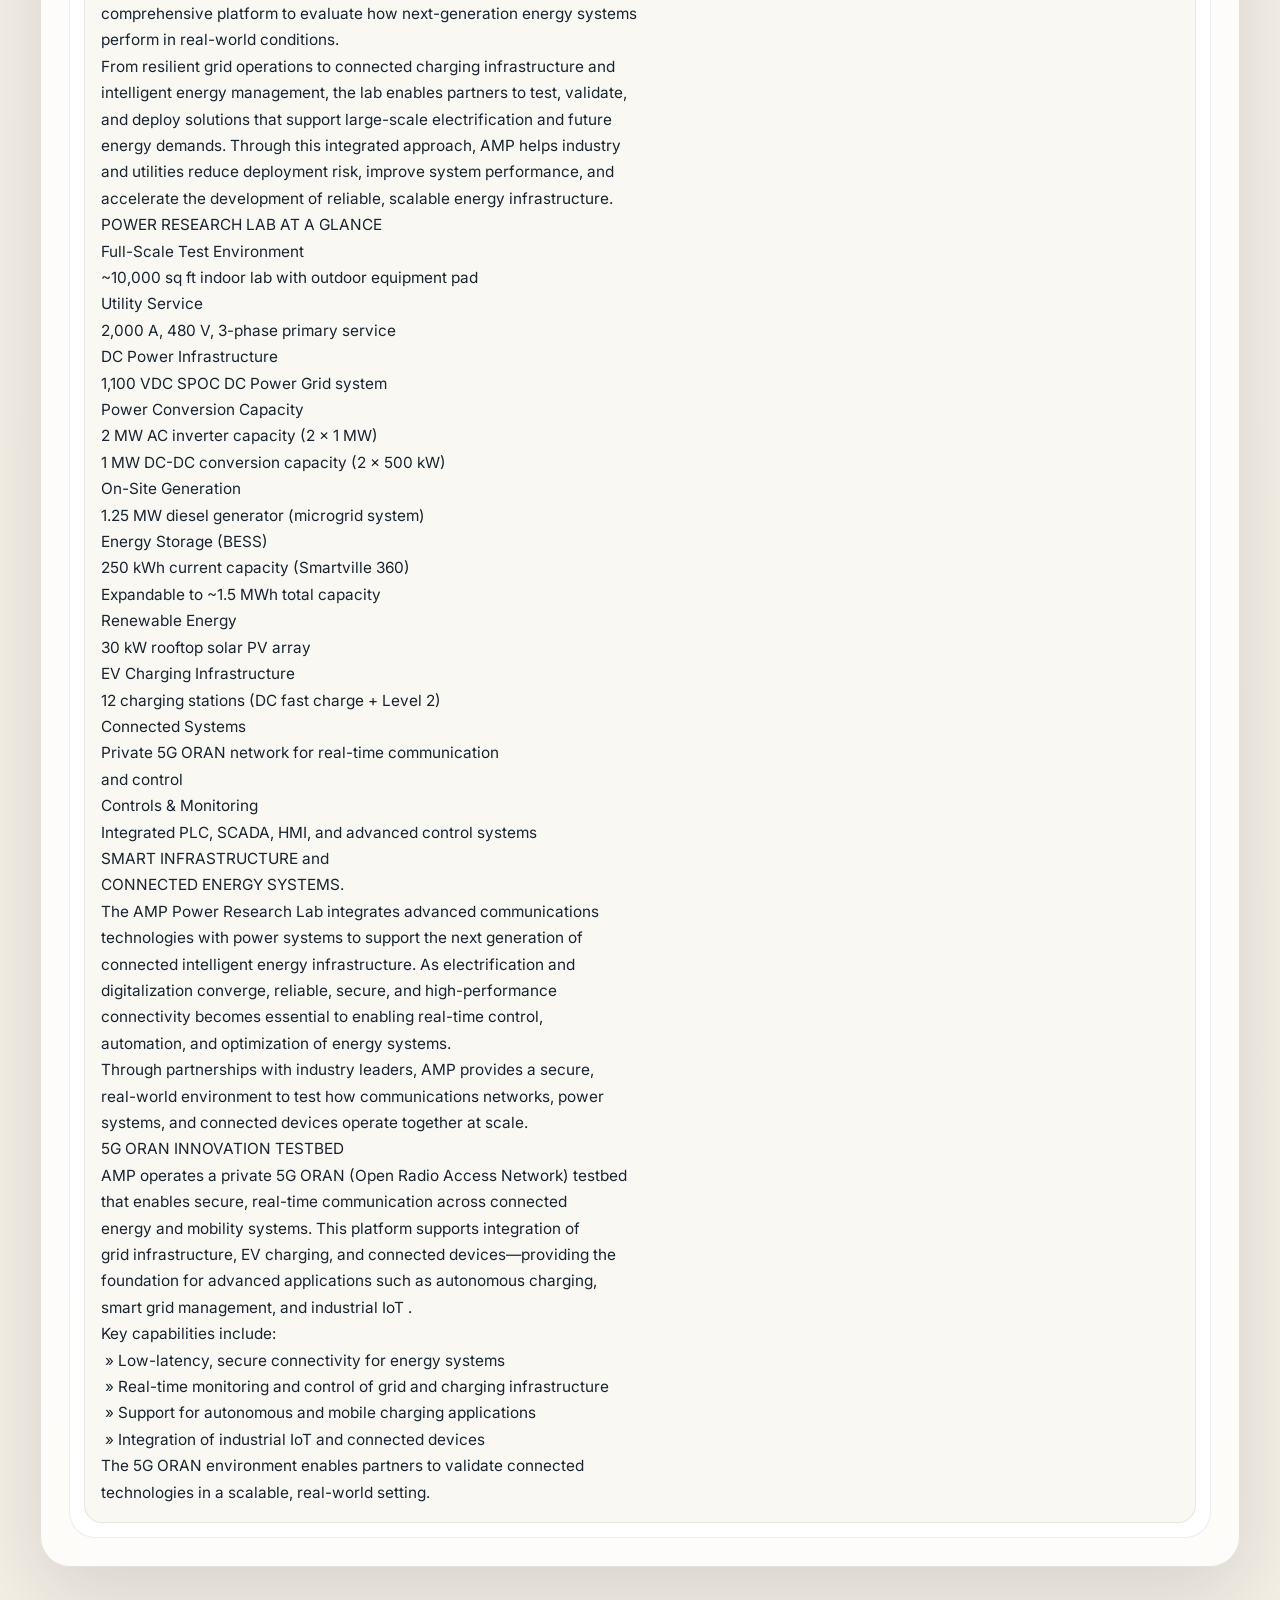
<file: documents.html>
<!doctype html><html lang="en"><head><meta charset="utf-8"><meta name="viewport" content="width=device-width, initial-scale=1"><title>AMP Center Documents</title><link rel="preconnect" href="https://fonts.googleapis.com"><link rel="preconnect" href="https://fonts.gstatic.com" crossorigin><link href="https://fonts.googleapis.com/css2?family=Inter:wght@400;500;600;700;800&display=swap" rel="stylesheet"><link rel="stylesheet" href="styles.css"></head><body class="directory-page"><div class="page-shell directory-shell"><header class="directory-hero"><div class="directory-topbar"><a class="brand" href="index.html"><img src="public/assets/amp-mark.jpg" alt="AMP logo"><span><strong>AMP Center</strong><small>Documents</small></span></a><a class="button secondary dark" href="index.html">← Back to home</a></div><div class="directory-hero-grid"><div><p class="eyebrow">Full PDF copy</p><h1>Every page, transcribed.</h1><p class="lede dark">This page contains the copy extracted from the AMP PDF packet, organized by document and page.</p></div><div class="directory-hero-card"><img src="public/assets/pdf-previews/AMP_11x17_brochure_20260331_p1.png" alt="AMP brochure cover preview"><div><strong>Source packet</strong><span>Exact text from the PDFs below.</span></div></div></div></header><main class="directory-main"><section class="directory-section"><div class="section-head compact"><p class="eyebrow">AMP Battery Research_ Steering Committee Bios_Event Program_9.4.25.pdf</p><h2>Extracted copy</h2></div><article class="doc-page"><h3>Page 1</h3><pre class="copy-block">LUCAS (LUKE) WELLS
Luke Wells is a Scientist at BI by UL Solutions 
in Aachen, Germany, with more than 15 
years of experience in engineering, chemical 
engineering, and materials science. He leads 
projects on next-generation lithium-ion cell 
manufacturing, failure analysis, and lab 
growth strategy. Luke is also founder of En-
ergy Wells, a consultancy focused on scaling 
lithium-ion cell production and optimizing 
manufacturing efficiency.
MICHAEL MALLEY
Michael Malley serves as Manager of Strategic 
Research Partnerships at the AMP Center 
within the Alabama Transportation Institute. 
He leads the implementation of both the 
Battery Research Center and Power Research 
Center and has been deeply involved in AMP’s 
strategic mission spanning use-inspired 
research, economic development, and work-
force development. Prior to his current role, 
Malley managed UA’s State Apprenticeship 
Extension Grant and Alabama Transfers initia-
tive, contributing to workforce and education 
policy initiatives.
DR. JOHN WARNER
Dr. John Warner is Chief Customer Officer at 
American Battery Solutions and President of 
Warner Energy Consulting LLC. With over 30 
years in the automotive and battery indus-
tries, he has held executive roles at EnerDel, 
XALT Energy, Magna Steyr, Boston-Power, and 
General Motors. He is a Chairman Emeritus 
of NAATBatt International, serves on SAE 
battery standards committees, and is the 
author of two widely used books on lithium-ion 
batteries.
BOB GALYEN (CHAIR)
Bob Galyen is a globally recognized battery 
expert with nearly 50 years of experience in 
the automotive and energy storage industries. 
He served in leadership roles at GM, Delphi, 
Magna, and as CTO of CATL, the world’s larg-
est EV battery manufacturer. Today he leads 
Galyen Energy, serves on multiple corporate 
and advisory boards, and is CTO of NAATBatt 
International.
DR. JAMES TREVEY
Dr. James Trevey is CTO of Forge Nano and 
an expert in lithium-ion batteries, materi-
als science, and technology scaling. He is 
President-Elect of NAATBatt, Founder and 
Vice President of the Military Power Sources 
Consortium, and Industry Lead for Li-Bridge, 
advancing domestic energy security through 
collaboration across industry and government.
SHAWN MURPHY
Shawn Murphy is Co-founder, CEO, and 
CTO of Titan Advanced Energy Solutions. An 
entrepreneur and technologist with more 
than 25 years of experience, he has founded 
multiple startups and led innovation programs 
in aerospace, defense, semiconductors, oil 
and gas, and energy systems. Previously, he 
directed Earth and Space Science at Draper 
Laboratory and launched Shell TechWorks, a 
technology commercialization center for Royal 
Dutch Shell.
DR. ALEC FALZONE
Dr. Alec Falzone is Growth Leader for Battery 
Manufacturing at Honeywell. He has built 
his career in the lithium-ion battery industry 
across both technical and commercial 
roles, applying advanced measurement, 
digitization, and process control solutions to 
battery manufacturing. He holds a Ph.D. in 
Inorganic Chemistry from North Carolina State 
University.
THE
ADVISORY BOARD</pre></article></section><section class="directory-section"><div class="section-head compact"><p class="eyebrow">AMP Power Research Lab_Steering Committee Bios_4.6.pdf</p><h2>Extracted copy</h2></div><article class="doc-page"><h3>Page 1</h3><pre class="copy-block">LaQuisha Buggs serves as Energy Services Manager at Alabama Power 
Company, where she contributes to grid modernization and customer-focused 
energy solutions. Her work supports the integration of new technologies and 
infrastructure to meet evolving power demands across the state.
Alabama Power
LAQUISHA BUGGS
Dr. Ben Gully is Chief Technologist at SPOC Grid Inverter Technologies, where 
he leads work on advanced energy storage systems, power electronics, and 
grid-integrated solutions. With over 15 years of experience in maritime, 
stationary, and industrial applications, his expertise spans battery system 
design, hybrid power architectures, and electrification infrastructure.
SPOC Energy
BEN GULLY
Nick Warner is Principal and Co-Founder of Energy Safety Response Group 
(ESRG), specializing in battery safety, hazard mitigation, and emergency 
response training. He works closely with industry and first responders to 
improve safety protocols across the energy storage ecosystem.
ESRG
NICK WARNER
Brian Engle is Director of Business Development with Amphenol, a global leader 
in interconnect and sensor technologies supporting advanced manufacturing 
and electrification. He brings expertise in high-performance connectivity 
solutions critical to EVs and energy systems.
Amphenol
BRIAN ENGLE
AMP Power Research Lab Ribbon Cutting and Steering Committee Kickoffs
Get to know the Steering Committee supporting the Alabama Mobility and Power Center’s Power Research Lab.
POWER RESEARCH LAB
STEERING COMMITTEE</pre></article><article class="doc-page"><h3>Page 2</h3><pre class="copy-block">AMP Power Research Lab Ribbon Cutting and Steering Committee Kickoffs
Clayton Gibbons is Head of Power Systems with SPOC Energy where he 
works on the development and deployment of advanced power conversion 
technologies. His efforts support grid resiliency and scalable infrastructure for 
electrification.
SPOC Energy
CLAYTON GIBBONS
Fernanda Foertter is Executive Director of The University of Alabama&#x27;s High 
Performance Computing and Data Center, where she is leading the development 
of a new 40,000-square-foot facility set to open in 2026. Her work connects 
advanced computing, AI, and data science with real-world research and 
industry applications, supporting innovation and workforce development across 
Alabama.
UA High Performance Computing and Data Center
FERNANDA FOERTTER
Jason Powers is Senior Vice President of Sales at eVerged, where he leads 
initiatives in EV charging innovation and deployment. He focuses on advancing 
autonomous and portable charging solutions for next-generation mobility.
eVerged
JASON POWERS
Michael Malley serves as Director of Research Programs at the AMP Center, 
where he leads the development and execution of industry-aligned research 
initiatives. He works closely with consortium partners to advance projects 
in battery technology, power systems, and grid innovation, helping bridge 
academic research with real-world application.
Director of Research Programs, AMP Center
MICHAEL MALLEY
Get to know the Steering Committee supporting the Alabama Mobility and Power Center’s Power Research Lab.
POWER RESEARCH LAB
STEERING COMMITTEE</pre></article></section><section class="directory-section"><div class="section-head compact"><p class="eyebrow">AMP Workforce Development_Steering Committee Bios_4.6.pdf</p><h2>Extracted copy</h2></div><article class="doc-page"><h3>Page 1</h3><pre class="copy-block">Dr. Joshua Bittle is an Associate Professor at the Lee J. Styslinger Jr. College 
of Engineering and Associate Director of the Center for Advanced Vehicle 
Technologies (CAVT), specializing in engineering and applied research. His work 
drives innovation in advanced vehicle technologies and helps connect academic 
research with industry needs.
The University of Alabama
DR. JOSHUA BITTLE
Kevin Taylor is Deputy Director of AIDT, Alabama&#x27;s primary workforce 
development agency supporting industrial recruitment and training. He works 
to align workforce programs with the needs of advanced manufacturing and the 
growing EV and battery ecosystem.
AIDT
KEVIN TAYLOR
Barry May serves as Chief Workforce Development Officer with the Alabama 
Community College System, helping lead workforce education and training 
initiatives across the state. His work focuses on developing talent pipelines to 
support high-demand technical industries.
Alabama Community College System
BARRY MAY
Dana Bubonovich is Vice President of Business Opertation with the Volta 
Foundation, a global nonprofit advancing battery innovation and industry 
collaboration. She works to connect leaders across the battery ecosystem and 
support knowledge sharing and workforce development.
Volta Foundation
DANA BUBONOVICH
AMP Power Research Lab Ribbon Cutting and Steering Committee Kickoffs
WORKFORCE DEVELOPMENT
STEERING COMMITTEE
Get to know the Steering Committee supporting Workforce Development at the Alabama Mobility and Power Center.</pre></article><article class="doc-page"><h3>Page 2</h3><pre class="copy-block">Ajay Gnanasekaran is Senior Program Director of the Battery Workforce 
Challenge at Argonne National Laboratory, a DOE-sponsored program building a 
domestic workforce for battery manufacturing and engineering. He brings 
deep expertise in battery technology, manufacturing, and workforce strategy to 
support the growing demands of the US EV industry.
Argonne National Laboratory
AJAY GNANASEKARAN
Renu Dalal is the Workforce Program Manager at the AMP Center, where she 
leads efforts to develop talent pipelines for the evolving energy and mobility 
sectors. She works with industry, education, and workforce partners to 
design training programs that align with the needs of battery manufacturing, 
electrification, and advanced power systems.
Workforce Program Manager, AMP Center
RENU DALAL
AMP Power Research Lab Ribbon Cutting and Steering Committee Kickoffs
WORKFORCE DEVELOPMENT
STEERING COMMITTEE
Get to know the Steering Committee supporting Workforce Development at the Alabama Mobility and Power Center.</pre></article></section><section class="directory-section"><div class="section-head compact"><p class="eyebrow">AMP_11x17_brochure_20260331.pdf</p><h2>Extracted copy</h2></div><article class="doc-page"><h3>Page 2</h3><pre class="copy-block">BATTERY INNOVATION and  
PILOT LINE ACCESS.
AMP’s Battery Research Center supports the full lifecycle of battery 
development — from material evaluation and cell design to manu -
facturing scale-up and commercialization readiness. By combining 
applied research with pilot-scale production capabilities, AMP 
helps industry partners reduce technical risk, validate processes, 
and accelerate time to market. Located within the Battery Research 
Center, these capabilities provide a unique environment to validate 
technologies, test materials, and scale manufacturing processes.
Capabilities include:
 » Pouch cell pilot line for process validation and scale-up
 » Manufacturing readiness and production workflow optimization
 » Cell testing, performance evaluation, &amp; material characterization
 » Technology validation and collaborative research
 » Industry consulting and technical partnerships
These capabilities support commercialization, reduce scale-up risk, 
and strengthen the domestic battery supply chain.
POWER and GRID  
RESILIENCE RESEARCH.
As electrification accelerates and energy demand grows, resilient 
and adaptive power systems are essential. AMP’s power research 
lab enables utilities, manufacturers, and technology providers to 
model, test, and validate solutions that improve reliability, optimize 
energy use, and support emerging high-load applications.
Through advanced simulation and real-world testing, partners can 
evaluate next-generation energy systems and infrastructure in a 
controlled, collaborative environment.
Capabilities include:
 » Grid resiliency and outage recovery scenarios
 » Demand shifting and load management strategies
 » Grid-independent charging approaches
 » Integration of distributed energy resources
 » Resilience planning for data centers and high-load infrastructure
A collaborative demonstration space is available for industry testing 
and validation.
The Alabama Power &amp; Mobility (AMP) Center brings together 
industry, researchers, and workforce partners to accelerate 
innovation in battery manufacturing, power and grid resilience, 
charging infrastructure, and electrification. With more than 50 
industry and strategic partners engaged through its consortium, 
the AMP Center fosters collaboration that connects research,  
commercialization, and workforce development.
Our mission is to drive research, workforce development, and 
economic growth in sustainable mobility and power systems.
ABOUT THE AMP CENTER.</pre></article><article class="doc-page"><h3>Page 3</h3><pre class="copy-block">BUSINESS INTELLIGENCE and 
CONSUMER RESEARCH.
Electrification success depends on consumer behavior, infrastruc-
ture readiness, and market dynamics. AMP provides business intel-
ligence and consumer research to help partners anticipate demand, 
understand adoption barriers, and guide deployment decisions.
Powered by EVOLVE, AMP’s advanced analytics and modeling tool, 
these insights integrate consumer behavior data, charging usage 
patterns, and regional adoption trends to support infrastructure 
planning, strategic investment, and market deployment.
Focus areas include:
 » Consumer adoption trends and mobility behavior
 » Charging preferences and real-world usage patterns
 » Market readiness and regional adoption insights
 » Data-driven insights to inform policy development and
regulatory decision-making
 » Strategic insights for deployment &amp; infrastructure planning
INDUSTRY COLLABORATION and  
CONSORTIUM ENGAGEMENT .
AMP serves as a collaborative platform where industry, academia, 
and government partners work together to solve real-world chal-
lenges, validate technologies, and accelerate commercialization.
Through the AMP Industry Consortium — a growing network of 45+ 
member organizations spanning the mobility, battery, energy, and 
manufacturing sectors — partners engage directly with research 
initiatives, workforce development efforts, and strategic planning 
shaping the future of mobility and power.
Consortium members gain:
 » Early access to research and facilities
 » Technology collaboration and validation opportunities
 » Workforce pipeline engagement
 » Strategic networking and policy insight
 » Participation in applied research and demonstration projects
WORKFORCE  
DEVELOPMENT .
The transition to electrified mobility and advanced energy systems 
requires a highly skilled workforce prepared to operate, maintain, 
and scale next-generation technologies. AMP aligns workforce 
training with real-world manufacturing environments and evolving 
power system requirements to ensure talent is ready on day one.
Through hands-on learning and industry-informed curriculum, AMP 
helps build a workforce capable of supporting battery production, 
electrification infrastructure, and advanced energy operations.
Active today:
 » Training aligned with battery and power system manufacturing
 » Industry-informed skills development
 » Hands-on learning in operational lab environments
 » Workforce readiness for advanced energy and mobility sectors</pre></article><article class="doc-page"><h3>Page 4</h3><pre class="copy-block">amp.ua.edu
Box 870204  |  Tuscaloosa, AL 35487
ampcenter@ua.edu(205) 348-2818
PARTNER.  
INNOVATE.  
SCALE.
The AMP Center is building the foundation 
for the future of mobility and energy.</pre></article></section><section class="directory-section"><div class="section-head compact"><p class="eyebrow">AMP_BRC_OnePager_20260331.pdf</p><h2>Extracted copy</h2></div><article class="doc-page"><h3>Page 1</h3><pre class="copy-block">BATTERY RESEARCH CENTER
PILOT MANUFACTURING.
AMP Center’s pouch cell pilot line supports validation of battery 
production processes across the core stages of lithium-ion  
battery manufacturing.
Process capabilities include:
 » Material characterization
 » Slurry mixing and electrode formulation
 » Electrode coating and drying
 » Electrode calendaring
 » Electrode slitting and preparation
 » Coin cell assembly and pouch cell fabrication
 » Cell formation and conditioning
This pilot-scale manufacturing environment allows partners to 
refine production workflows, evaluate materials, and demonstrate 
manufacturability prior to commercial-scale deployment. 
MATERIALS CHARACTERIZATION.
AMP Center’s prototyping philosophy begins with rigorous material 
characterization and quality control. The facility provides advanced 
analytical capabilities to evaluate raw materials and battery  
components according to the standards expected by current  
and future customers.
Capabilities include:
 » BET specific surface area analysis
 » Particle size analysis
 » True, tap, and bulk density measurements
 » Inductively coupled plasma (ICP) and gas 
chromatography analysis
 » Differential scanning calorimetry (DSC) and 
thermogravimetric analysis (TGA)
 » Scanning electron microscopy (SEM) with energy-dispersive 
X-ray spectroscopy (EDS)
 » Argon ion cross-sectioning and polishing
 » Plasma FIB milling for site-specific cross-sectioning and 
final surface preparation
BATTERY INNOVATION, TESTING &amp; PILOT MANUFACTURING
The AMP Battery Research Center provides an integrated environment for 
battery development, testing, research, and pilot-scale manufacturing. 
The facility supports the transition of battery technologies from laboratory 
research to manufacturing readiness by enabling partners to validate  
materials, optimize electrode and cell designs, refine production processes, 
and evaluate cell performance under real-world operating conditions.
Through pilot manufacturing capabilities and advanced electrochemical 
testing infrastructure, the Battery Research Center helps industry partners 
reduce technical risk, improve cell performance, and accelerate the  
commercialization of next-generation battery technologies. 
amp.ua.edu amp.contact@ua.edu</pre></article><article class="doc-page"><h3>Page 2</h3><pre class="copy-block">SMART MANUFACTURING and 
AUTOMATION.
The facility incorporates advanced automation technologies, 
 including Honeywell’s AI-powered Battery Manufacturing  
Excellence Platform (Battery MXP). This platform helps optimize  
manufacturing operations, improve cell yields, and accelerate  
battery production facility startup timelines.
By reducing scrap and improving process efficiency, these automa-
tion tools lower the financial barrier to entry for cell prototyping 
and pilot-scale development.
Through the integration of pilot manufacturing, advanced testing 
infrastructure, and manufacturing automation tools, the AMP 
Battery Research Center provides industry with a collaborative 
environment to develop, validate, and scale next-generation  
battery technologies. 
FAILURE ANALYSIS.
The facility incorporates advanced analytical equipment to support 
root-cause analysis of battery failures and performance issues. AMP 
investigates both internally developed and externally tested cells, 
as well as failure mechanisms at the module and pack level.
Capabilities include:
 » Computed tomography (CT)
 » Transmission electron microscopy (TEM)
 » Atom probe tomography (APT)
BATTERY TESTING and  
VALIDATION.
The Battery Research Center includes advanced electrochemical 
testing infrastructure used to evaluate battery performance,  
durability, and degradation mechanisms.
Testing capabilities include:
 » Cycle life, durability, and aging testing
 » Capacity and rate performance evaluation
 » Formation testing for pouch cells
 » High-current cell testing up to 250A
 » Rapid electrochemical impedance spectroscopy (EIS) analysis
 » Ultra-high precision coulomb counting for advanced 
cell characterization
Testing is conducted in temperature-controlled environmental 
chambers ranging from -40°C to 180°C, enabling evaluation across 
a wide range of operating conditions. 
Battery testing platforms include:
 » Digatron Cell Testers: circuits ranging from 10A to 250A with
Safion rapid EIS capability
 » Safion pouch cell formation circuits with rapid EIS capabilities
 » Neware Cell Testers: circuits ranging from 10 mA to 50A
 » Novonix Ultra-High Precision Cell Testers: ultra-high precision
coulomb counting for detailed electrochemical characterization
The Alabama Mobility and Power Center at The University of Alabama  
is building the foundation for the future of mobility and energy.
Luke Wells  |  lwwells1@ua.edu
Engineering Manager, Battery Research Center</pre></article></section><section class="directory-section"><div class="section-head compact"><p class="eyebrow">AMP_PRC_OnePager_20260331.pdf</p><h2>Extracted copy</h2></div><article class="doc-page"><h3>Page 1</h3><pre class="copy-block">GRID SIMULATION and  
RESILIENCE TESTING.
The lab allows partners to model and evaluate how energy systems 
respond to changing grid conditions and disruptions.
Capabilities include:
 » Grid resiliency and outage recovery scenarios
 » Load growth and high-demand infrastructure planning
 » Demand shifting and load management strategies
 » Distributed energy resource (DER) integration
 » Energy storage system integration
 » Microgrid and grid-edge system evaluation
These capabilities help utilities and technology providers better 
understand how emerging technologies impact grid stability  
and reliability.
ELECTRIFICATION and CHARGING 
INFRASTRUCTURE RESEARCH.
The lab supports research on the integration of electrified  
transportation systems with power infrastructure.
Research areas include:
 » EV charging infrastructure integration with the grid
 » Grid-independent and resilient charging strategies
 » Autonomous and mobile EV charging systems
 » Energy management for fleet electrification
 » Charging infrastructure planning for high-demand environments
By studying how charging infrastructure interacts with the grid, the 
lab helps develop solutions that enable large-scale electrification 
without compromising reliability.
GRID RESILIENCE, ELECTRIFICATION &amp; 
ENERGY SYSTEMS TESTING
The AMP Power Research Lab enables utilities, 
manufacturers, and technology providers to test 
and validate next-generation power systems that 
support electrified transportation and advanced 
energy infrastructure. The facility provides a  
controlled environment to evaluate how  
emerging technologies interact with the  
grid before large-scale deployment.
POWER RESEARCH LAB
Through real-world hardware testing, system integration, and advanced communi-
cations infrastructure, the lab helps partners develop solutions that improve grid 
reliability, support large-scale electrification, and strengthen energy resilience.
The Alabama Mobility and Power Center at The University of Alabama  
is building the foundation for the future of mobility and energy.
Michael Malley  |  msmalley@ua.edu
Director of Research Programs, AMP Center
amp.ua.edu amp.contact@ua.edu</pre></article><article class="doc-page"><h3>Page 2</h3><pre class="copy-block">INTEGRATED ENERGY  
SYSTEMS INNOVATION.
By combining grid simulation, electrification research, and advanced 
communications infrastructure, the AMP Power Research Lab provides a 
comprehensive platform to evaluate how next-generation energy systems 
perform in real-world conditions.
From resilient grid operations to connected charging infrastructure and 
intelligent energy management, the lab enables partners to test, validate, 
and deploy solutions that support large-scale electrification and future 
energy demands. Through this integrated approach, AMP helps industry 
and utilities reduce deployment risk, improve system performance, and 
accelerate the development of reliable, scalable energy infrastructure.
POWER RESEARCH LAB AT A GLANCE
Full-Scale Test Environment
~10,000 sq ft indoor lab with outdoor equipment pad
Utility Service
2,000 A, 480 V, 3-phase primary service
DC Power Infrastructure
1,100 VDC SPOC DC Power Grid system
Power Conversion Capacity
2 MW AC inverter capacity (2 × 1 MW)
1 MW DC-DC conversion capacity (2 × 500 kW)
On-Site Generation
1.25 MW diesel generator (microgrid system)
Energy Storage (BESS)
250 kWh current capacity (Smartville 360)
Expandable to ~1.5 MWh total capacity
Renewable Energy
30 kW rooftop solar PV array
EV Charging Infrastructure
12 charging stations (DC fast charge + Level 2)
Connected Systems
Private 5G ORAN network for real-time communication 
and control
Controls &amp; Monitoring
Integrated PLC, SCADA, HMI, and advanced control systems
SMART INFRASTRUCTURE and  
CONNECTED ENERGY SYSTEMS. 
The AMP Power Research Lab integrates advanced communications 
technologies with power systems to support the next generation of 
connected intelligent energy infrastructure. As electrification and  
digitalization converge, reliable, secure, and high-performance  
connectivity becomes essential to enabling real-time control,  
automation, and optimization of energy systems.
Through partnerships with industry leaders, AMP provides a secure, 
real-world environment to test how communications networks, power 
systems, and connected devices operate together at scale.
5G ORAN INNOVATION TESTBED
AMP operates a private 5G ORAN (Open Radio Access Network) testbed 
that enables secure, real-time communication across connected 
energy and mobility systems. This platform supports integration of 
grid infrastructure, EV charging, and connected devices—providing the 
foundation for advanced applications such as autonomous charging, 
smart grid management, and industrial IoT .
Key capabilities include:
 » Low-latency, secure connectivity for energy systems 
 » Real-time monitoring and control of grid and charging infrastructure 
 » Support for autonomous and mobile charging applications 
 » Integration of industrial IoT and connected devices 
The 5G ORAN environment enables partners to validate connected 
technologies in a scalable, real-world setting.</pre></article></section></main></div></body></html>
</file>
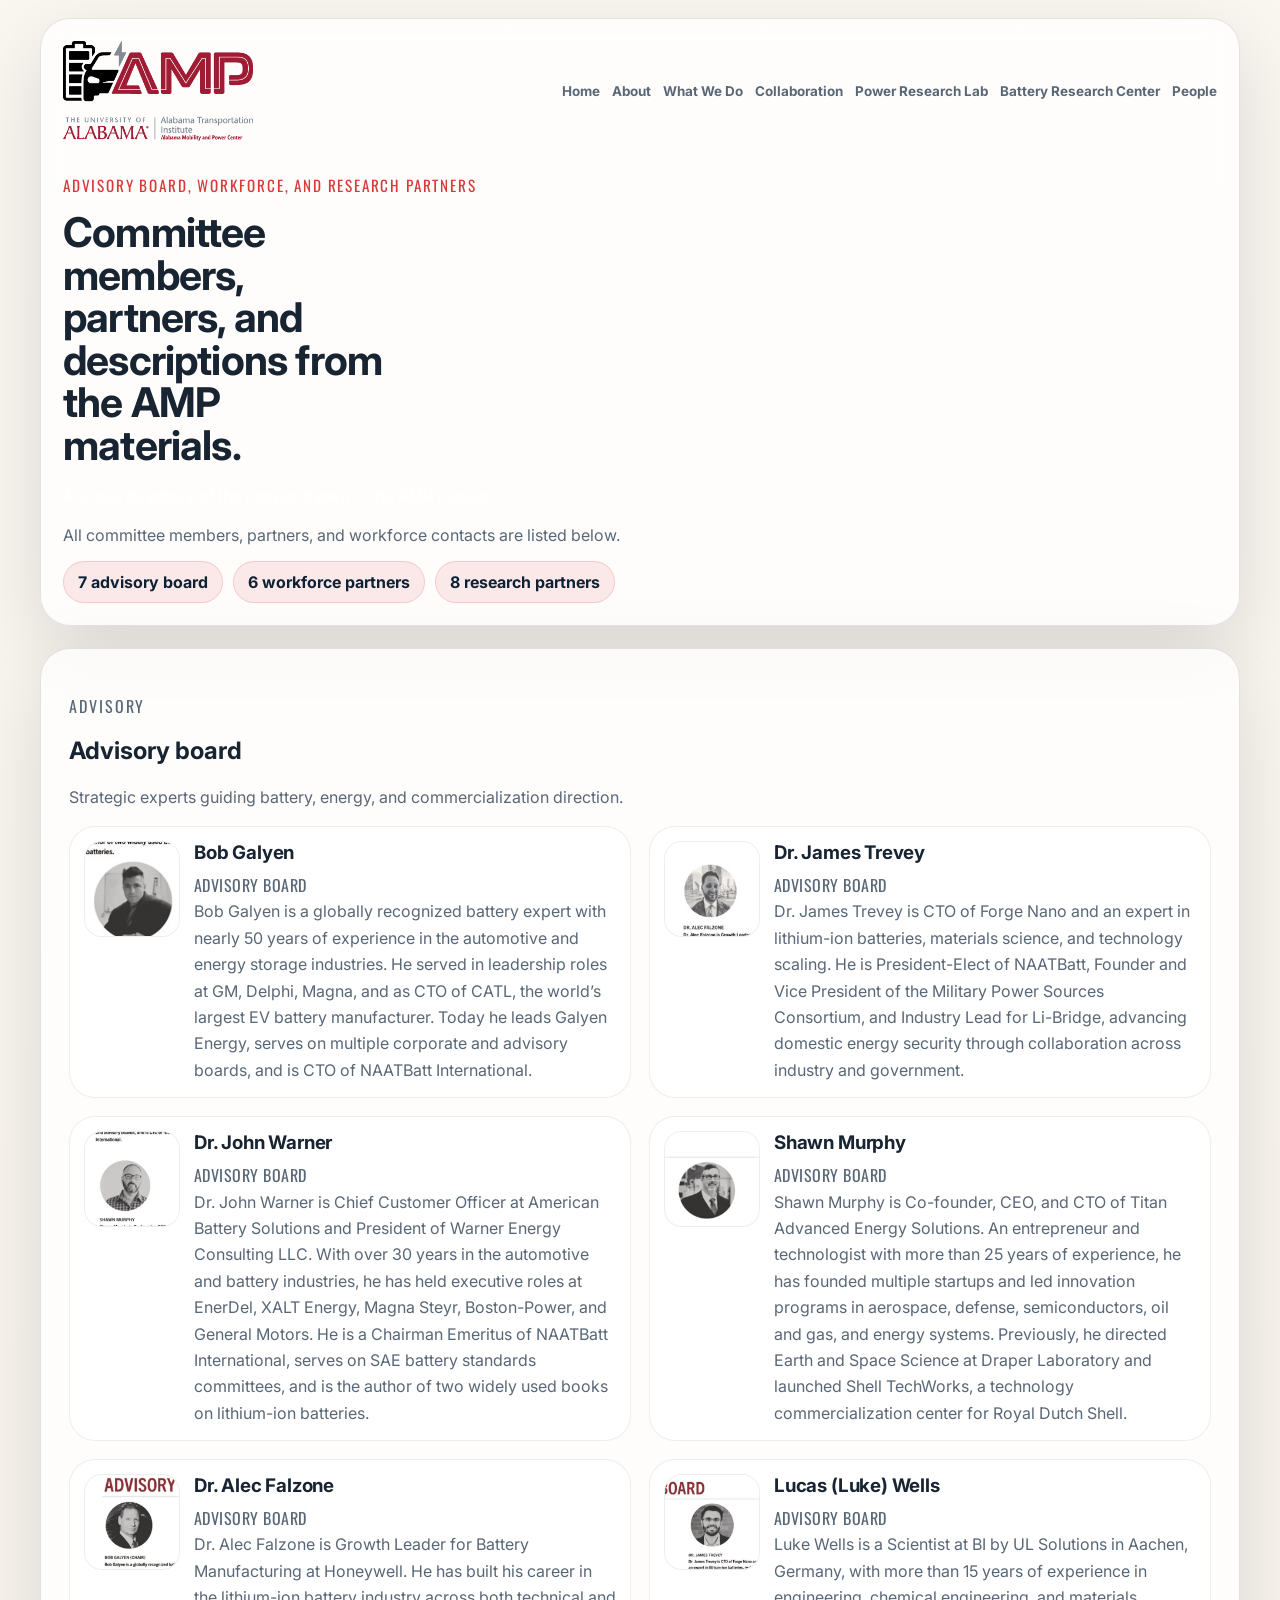
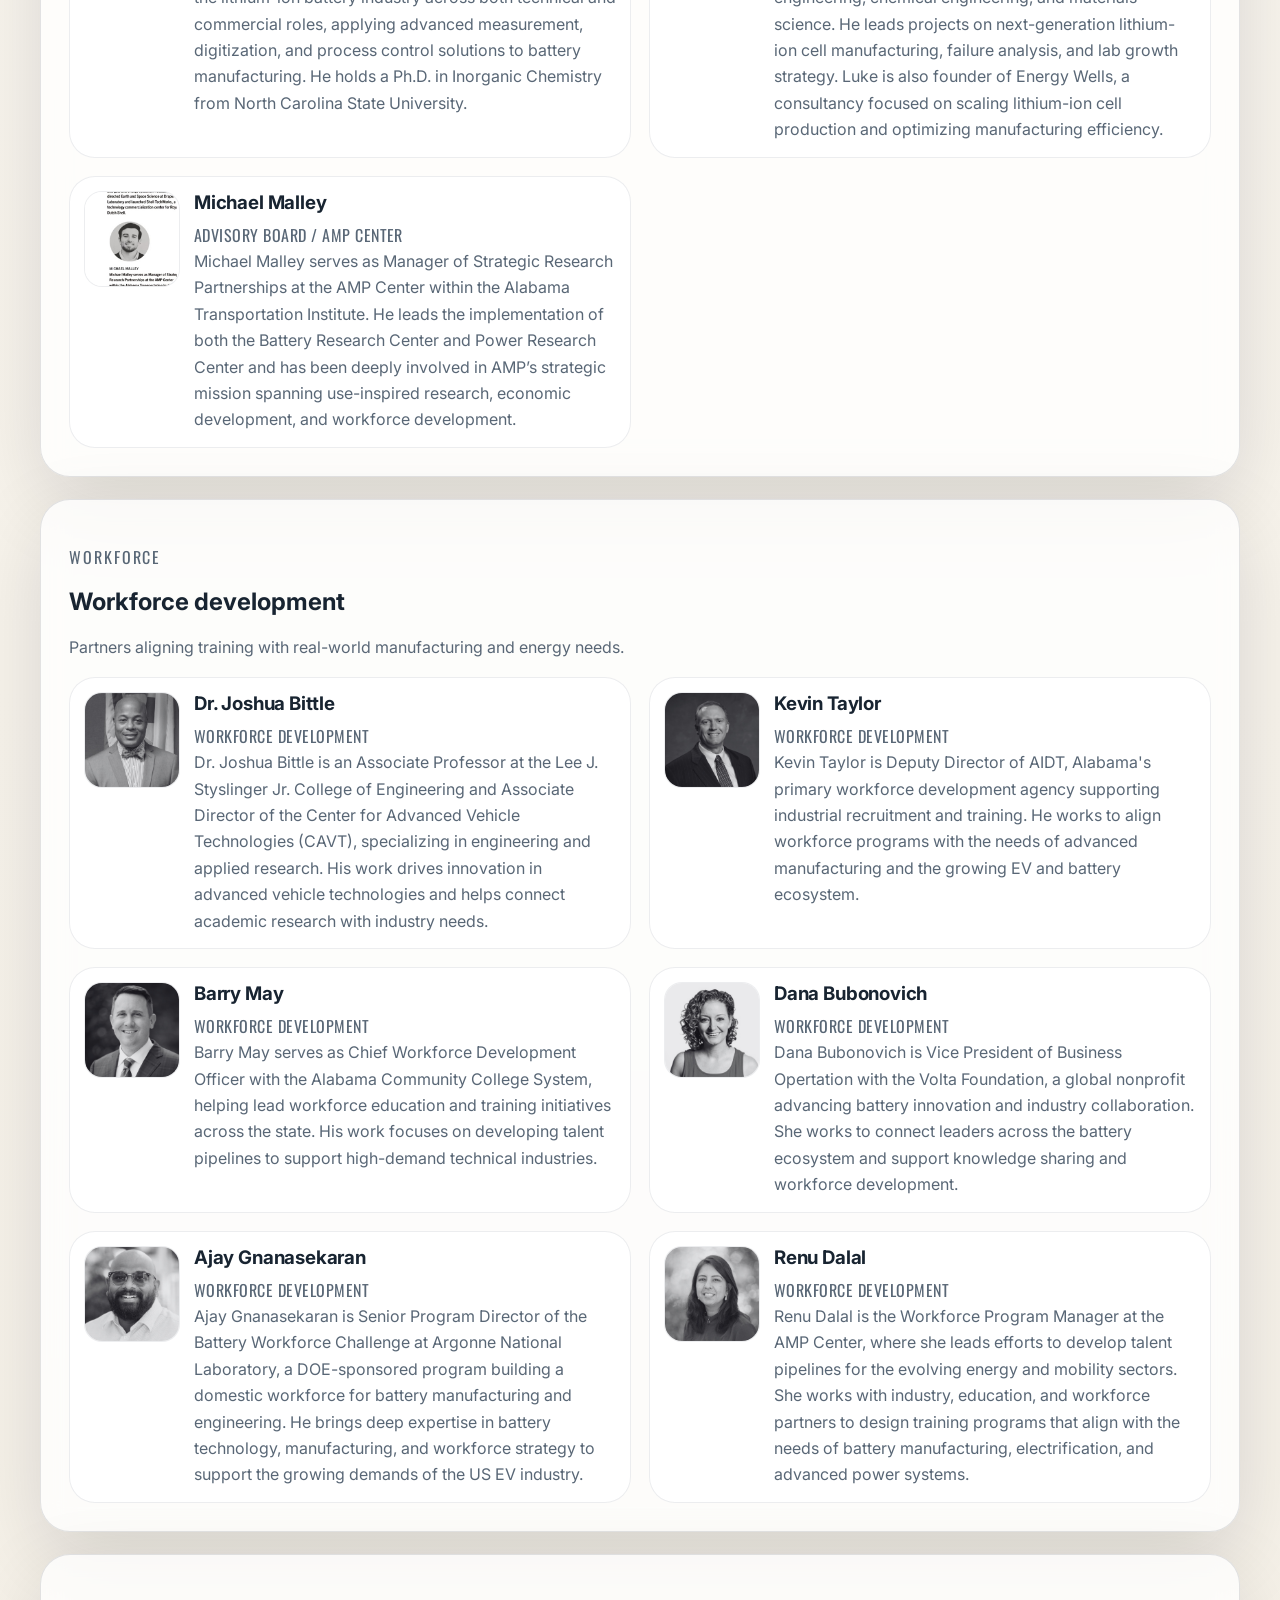
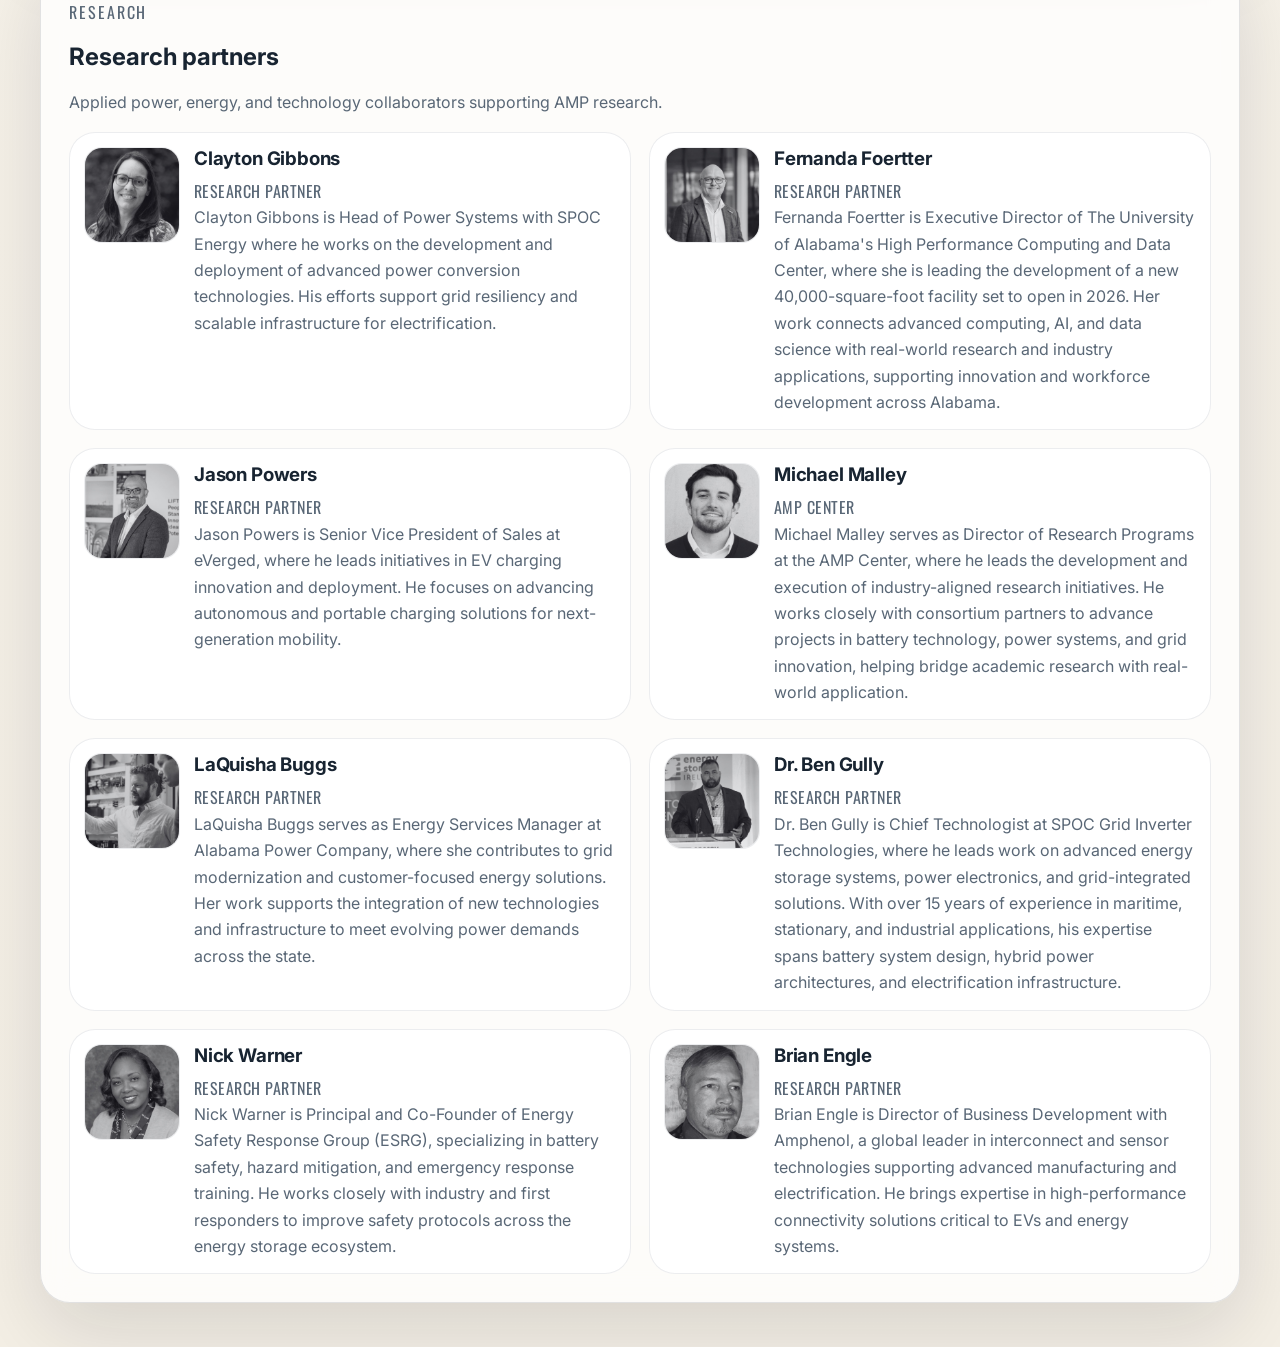
<file: people.html>
<!doctype html>
<html lang="en">
<head>
  <meta charset="utf-8" />
  <meta name="viewport" content="width=device-width, initial-scale=1" />
  <title>AMP Center People</title>
  <link rel="preconnect" href="https://fonts.googleapis.com" />
  <link rel="preconnect" href="https://fonts.gstatic.com" crossorigin />
  <link href="https://fonts.googleapis.com/css2?family=Inter:wght@400;500;600;700;800&family=Oswald:wght@400;500;600;700&display=swap" rel="stylesheet" />
  <link rel="stylesheet" href="styles.css" />
</head>
<body class="directory-page">
  <div class="page-shell directory-shell">
    <header class="directory-hero">
      <div class="directory-topbar">
        <a class="brand" href="index.html" aria-label="AMP Center Home"><img src="public/assets/amp-logo.png" alt="AMP Center logo" /></a>
        <div class="navlinks"><a href="index.html">Home</a><a href="about.html">About</a><a href="what-we-do.html">What We Do</a><a href="collaboration.html">Collaboration</a><a href="prc.html">Power Research Lab</a><a href="brc.html">Battery Research Center</a><a href="people.html">People</a></div>
      </div>
      <div class="directory-hero-grid">
        <div>
          <p class="brochure-kicker">Advisory board, workforce, and research partners</p>
          <h1>Committee members, partners, and descriptions from the AMP materials.</h1>
          <p class="lede dark">A single directory of the people shown in the AMP packet.</p>
          <p class="muted">All committee members, partners, and workforce contacts are listed below.</p>
          <div class="people-stats">
            <span>7 advisory board</span>
            <span>6 workforce partners</span>
            <span>8 research partners</span>
          </div>
        </div>
      </div>
    </header>
    <main class="directory-main">
      <section class="directory-section">
        <div class="section-head compact">
          <p class="brochure-kicker">Advisory</p>
          <h2>Advisory board</h2>
          <p>Strategic experts guiding battery, energy, and commercialization direction.</p>
        </div>
        <div class="people-grid">
          <article class="person-card"><img class="person-photo" src="public/assets/advisory/bob-galyen.jpg" alt="Bob Galyen portrait" /><div><h3>Bob Galyen</h3><p class="role">Advisory board</p><p>Bob Galyen is a globally recognized battery expert with nearly 50 years of experience in the automotive and energy storage industries. He served in leadership roles at GM, Delphi, Magna, and as CTO of CATL, the world’s largest EV battery manufacturer. Today he leads Galyen Energy, serves on multiple corporate and advisory boards, and is CTO of NAATBatt International.</p></div></article>
          <article class="person-card"><img class="person-photo" src="public/assets/advisory/james-trevey.jpg" alt="Dr. James Trevey portrait" /><div><h3>Dr. James Trevey</h3><p class="role">Advisory board</p><p>Dr. James Trevey is CTO of Forge Nano and an expert in lithium-ion batteries, materials science, and technology scaling. He is President-Elect of NAATBatt, Founder and Vice President of the Military Power Sources Consortium, and Industry Lead for Li-Bridge, advancing domestic energy security through collaboration across industry and government.</p></div></article>
          <article class="person-card"><img class="person-photo" src="public/assets/advisory/john-warner.jpg" alt="Dr. John Warner portrait" /><div><h3>Dr. John Warner</h3><p class="role">Advisory board</p><p>Dr. John Warner is Chief Customer Officer at American Battery Solutions and President of Warner Energy Consulting LLC. With over 30 years in the automotive and battery industries, he has held executive roles at EnerDel, XALT Energy, Magna Steyr, Boston-Power, and General Motors. He is a Chairman Emeritus of NAATBatt International, serves on SAE battery standards committees, and is the author of two widely used books on lithium-ion batteries.</p></div></article>
          <article class="person-card"><img class="person-photo" src="public/assets/advisory/shawn-murphy.jpg" alt="Shawn Murphy portrait" /><div><h3>Shawn Murphy</h3><p class="role">Advisory board</p><p>Shawn Murphy is Co-founder, CEO, and CTO of Titan Advanced Energy Solutions. An entrepreneur and technologist with more than 25 years of experience, he has founded multiple startups and led innovation programs in aerospace, defense, semiconductors, oil and gas, and energy systems. Previously, he directed Earth and Space Science at Draper Laboratory and launched Shell TechWorks, a technology commercialization center for Royal Dutch Shell.</p></div></article>
          <article class="person-card"><img class="person-photo" src="public/assets/advisory/alec-falzone.jpg" alt="Dr. Alec Falzone portrait" /><div><h3>Dr. Alec Falzone</h3><p class="role">Advisory board</p><p>Dr. Alec Falzone is Growth Leader for Battery Manufacturing at Honeywell. He has built his career in the lithium-ion battery industry across both technical and commercial roles, applying advanced measurement, digitization, and process control solutions to battery manufacturing. He holds a Ph.D. in Inorganic Chemistry from North Carolina State University.</p></div></article>
          <article class="person-card"><img class="person-photo" src="public/assets/advisory/luke-wells.jpg" alt="Luke Wells portrait" /><div><h3>Lucas (Luke) Wells</h3><p class="role">Advisory board</p><p>Luke Wells is a Scientist at BI by UL Solutions in Aachen, Germany, with more than 15 years of experience in engineering, chemical engineering, and materials science. He leads projects on next-generation lithium-ion cell manufacturing, failure analysis, and lab growth strategy. Luke is also founder of Energy Wells, a consultancy focused on scaling lithium-ion cell production and optimizing manufacturing efficiency.</p></div></article>
          <article class="person-card"><img class="person-photo" src="public/assets/advisory/michael-malley.jpg" alt="Michael Malley portrait" /><div><h3>Michael Malley</h3><p class="role">Advisory board / AMP Center</p><p>Michael Malley serves as Manager of Strategic Research Partnerships at the AMP Center within the Alabama Transportation Institute. He leads the implementation of both the Battery Research Center and Power Research Center and has been deeply involved in AMP’s strategic mission spanning use-inspired research, economic development, and workforce development.</p></div></article>
        </div>
      </section>

      <section class="directory-section">
        <div class="section-head compact">
          <p class="brochure-kicker">Workforce</p>
          <h2>Workforce development</h2>
          <p>Partners aligning training with real-world manufacturing and energy needs.</p>
        </div>
        <div class="people-grid">
          <article class="person-card"><img class="person-photo" src="public/assets/portrait-workforce-1.jpg" alt="Dr. Joshua Bittle portrait" /><div><h3>Dr. Joshua Bittle</h3><p class="role">Workforce development</p><p>Dr. Joshua Bittle is an Associate Professor at the Lee J. Styslinger Jr. College of Engineering and Associate Director of the Center for Advanced Vehicle Technologies (CAVT), specializing in engineering and applied research. His work drives innovation in advanced vehicle technologies and helps connect academic research with industry needs.</p></div></article>
          <article class="person-card"><img class="person-photo" src="public/assets/portrait-workforce-2.jpg" alt="Kevin Taylor portrait" /><div><h3>Kevin Taylor</h3><p class="role">Workforce development</p><p>Kevin Taylor is Deputy Director of AIDT, Alabama's primary workforce development agency supporting industrial recruitment and training. He works to align workforce programs with the needs of advanced manufacturing and the growing EV and battery ecosystem.</p></div></article>
          <article class="person-card"><img class="person-photo" src="public/assets/portrait-workforce-3.jpg" alt="Barry May portrait" /><div><h3>Barry May</h3><p class="role">Workforce development</p><p>Barry May serves as Chief Workforce Development Officer with the Alabama Community College System, helping lead workforce education and training initiatives across the state. His work focuses on developing talent pipelines to support high-demand technical industries.</p></div></article>
          <article class="person-card"><img class="person-photo" src="public/assets/portrait-workforce-4.jpg" alt="Dana Bubonovich portrait" /><div><h3>Dana Bubonovich</h3><p class="role">Workforce development</p><p>Dana Bubonovich is Vice President of Business Opertation with the Volta Foundation, a global nonprofit advancing battery innovation and industry collaboration. She works to connect leaders across the battery ecosystem and support knowledge sharing and workforce development.</p></div></article>
          <article class="person-card"><img class="person-photo" src="public/assets/workforce-ajay.jpg" alt="Ajay Gnanasekaran portrait" /><div><h3>Ajay Gnanasekaran</h3><p class="role">Workforce development</p><p>Ajay Gnanasekaran is Senior Program Director of the Battery Workforce Challenge at Argonne National Laboratory, a DOE-sponsored program building a domestic workforce for battery manufacturing and engineering. He brings deep expertise in battery technology, manufacturing, and workforce strategy to support the growing demands of the US EV industry.</p></div></article>
          <article class="person-card"><img class="person-photo" src="public/assets/workforce-renu.jpg" alt="Renu Dalal portrait" /><div><h3>Renu Dalal</h3><p class="role">Workforce development</p><p>Renu Dalal is the Workforce Program Manager at the AMP Center, where she leads efforts to develop talent pipelines for the evolving energy and mobility sectors. She works with industry, education, and workforce partners to design training programs that align with the needs of battery manufacturing, electrification, and advanced power systems.</p></div></article>
        </div>
      </section>

      <section class="directory-section">
        <div class="section-head compact">
          <p class="brochure-kicker">Research</p>
          <h2>Research partners</h2>
          <p>Applied power, energy, and technology collaborators supporting AMP research.</p>
        </div>
        <div class="people-grid">
          <article class="person-card"><img class="person-photo" src="public/assets/powerlab-clayton.jpg" alt="Clayton Gibbons portrait" /><div><h3>Clayton Gibbons</h3><p class="role">Research partner</p><p>Clayton Gibbons is Head of Power Systems with SPOC Energy where he works on the development and deployment of advanced power conversion technologies. His efforts support grid resiliency and scalable infrastructure for electrification.</p></div></article>
          <article class="person-card"><img class="person-photo" src="public/assets/powerlab-fernanda.jpg" alt="Fernanda Foertter portrait" /><div><h3>Fernanda Foertter</h3><p class="role">Research partner</p><p>Fernanda Foertter is Executive Director of The University of Alabama's High Performance Computing and Data Center, where she is leading the development of a new 40,000-square-foot facility set to open in 2026. Her work connects advanced computing, AI, and data science with real-world research and industry applications, supporting innovation and workforce development across Alabama.</p></div></article>
          <article class="person-card"><img class="person-photo" src="public/assets/powerlab-jason.jpg" alt="Jason Powers portrait" /><div><h3>Jason Powers</h3><p class="role">Research partner</p><p>Jason Powers is Senior Vice President of Sales at eVerged, where he leads initiatives in EV charging innovation and deployment. He focuses on advancing autonomous and portable charging solutions for next-generation mobility.</p></div></article>
          <article class="person-card"><img class="person-photo" src="public/assets/powerlab-malley.jpg" alt="Michael Malley portrait" /><div><h3>Michael Malley</h3><p class="role">AMP Center</p><p>Michael Malley serves as Director of Research Programs at the AMP Center, where he leads the development and execution of industry-aligned research initiatives. He works closely with consortium partners to advance projects in battery technology, power systems, and grid innovation, helping bridge academic research with real-world application.</p></div></article>
          <article class="person-card"><img class="person-photo" src="public/assets/portrait-powerlab-1.jpg" alt="LaQuisha Buggs portrait" /><div><h3>LaQuisha Buggs</h3><p class="role">Research partner</p><p>LaQuisha Buggs serves as Energy Services Manager at Alabama Power Company, where she contributes to grid modernization and customer-focused energy solutions. Her work supports the integration of new technologies and infrastructure to meet evolving power demands across the state.</p></div></article>
          <article class="person-card"><img class="person-photo" src="public/assets/portrait-powerlab-2.jpg" alt="Ben Gully portrait" /><div><h3>Dr. Ben Gully</h3><p class="role">Research partner</p><p>Dr. Ben Gully is Chief Technologist at SPOC Grid Inverter Technologies, where he leads work on advanced energy storage systems, power electronics, and grid-integrated solutions. With over 15 years of experience in maritime, stationary, and industrial applications, his expertise spans battery system design, hybrid power architectures, and electrification infrastructure.</p></div></article>
          <article class="person-card"><img class="person-photo" src="public/assets/portrait-powerlab-3.jpg" alt="Nick Warner portrait" /><div><h3>Nick Warner</h3><p class="role">Research partner</p><p>Nick Warner is Principal and Co-Founder of Energy Safety Response Group (ESRG), specializing in battery safety, hazard mitigation, and emergency response training. He works closely with industry and first responders to improve safety protocols across the energy storage ecosystem.</p></div></article>
          <article class="person-card"><img class="person-photo" src="public/assets/portrait-powerlab-4.jpg" alt="Brian Engle portrait" /><div><h3>Brian Engle</h3><p class="role">Research partner</p><p>Brian Engle is Director of Business Development with Amphenol, a global leader in interconnect and sensor technologies supporting advanced manufacturing and electrification. He brings expertise in high-performance connectivity solutions critical to EVs and energy systems.</p></div></article>
        </div>
      </section>
    </main>
  </div>
</body>
</html>
</file>
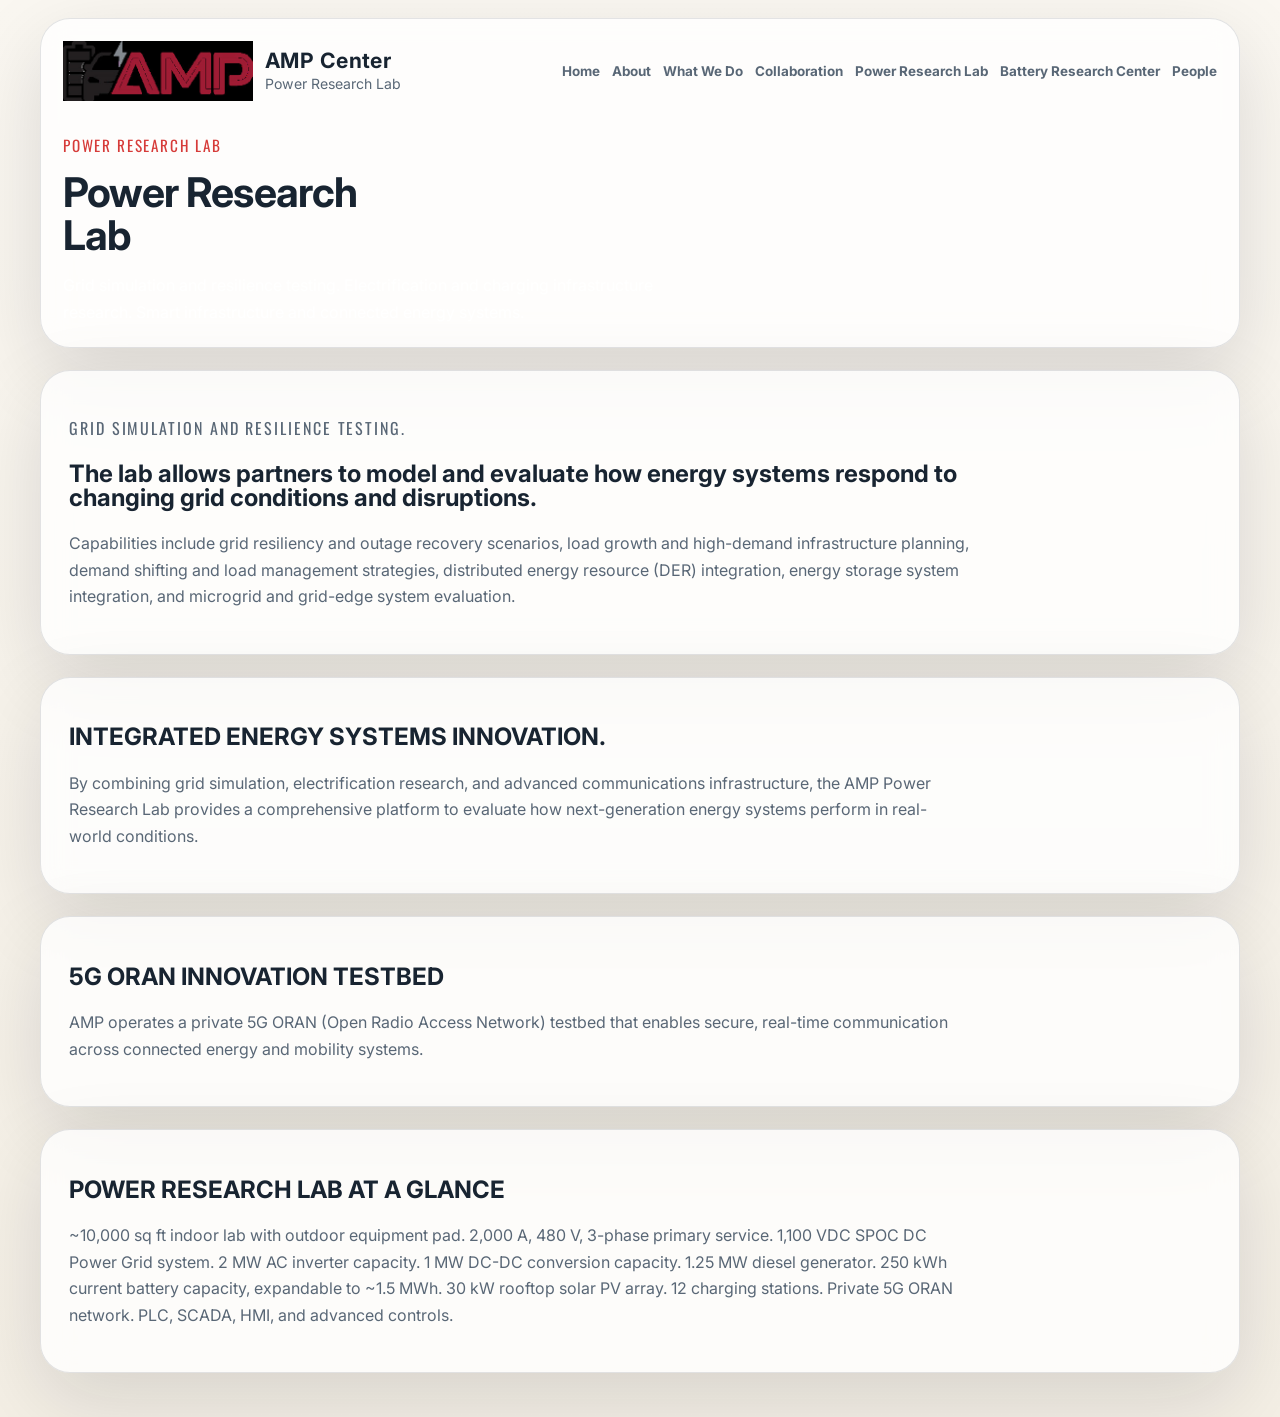
<file: prc.html>
<!doctype html>
<html lang="en">
<head>
  <meta charset="utf-8" />
  <meta name="viewport" content="width=device-width, initial-scale=1" />
  <title>Power Research Lab</title>
  <link rel="preconnect" href="https://fonts.googleapis.com" />
  <link rel="preconnect" href="https://fonts.gstatic.com" crossorigin />
  <link href="https://fonts.googleapis.com/css2?family=Inter:wght@400;500;600;700;800&family=Oswald:wght@400;500;600;700&display=swap" rel="stylesheet" />
  <link rel="stylesheet" href="styles.css" />
</head>
<body class="directory-page">
  <div class="page-shell directory-shell">
    <header class="directory-hero">
      <div class="directory-topbar">
        <a class="brand" href="index.html"><img src="public/assets/amp-mark.jpg" alt="AMP logo" /><span><strong>AMP Center</strong><small>Power Research Lab</small></span></a>
        <div class="navlinks"><a href="index.html">Home</a><a href="about.html">About</a><a href="what-we-do.html">What We Do</a><a href="collaboration.html">Collaboration</a><a href="prc.html">Power Research Lab</a><a href="brc.html">Battery Research Center</a><a href="people.html">People</a></div>
      </div>
      <div class="directory-hero-grid">
        <div>
          <p class="brochure-kicker">Power Research Lab</p>
          <h1>Power Research Lab</h1>
          <p class="lede dark">Grid simulation and resilience testing. Electrification and charging infrastructure research. Smart infrastructure and connected energy systems.</p>
        </div>
      </div>
    </header>
    <main class="directory-main">
      <section class="directory-section"><div class="section-head compact"><p class="brochure-kicker">GRID SIMULATION and RESILIENCE TESTING.</p><h2>The lab allows partners to model and evaluate how energy systems respond to changing grid conditions and disruptions.</h2><p>Capabilities include grid resiliency and outage recovery scenarios, load growth and high-demand infrastructure planning, demand shifting and load management strategies, distributed energy resource (DER) integration, energy storage system integration, and microgrid and grid-edge system evaluation.</p></div></section>
      <section class="directory-section"><div class="section-head compact"><h2>INTEGRATED ENERGY SYSTEMS INNOVATION.</h2><p>By combining grid simulation, electrification research, and advanced communications infrastructure, the AMP Power Research Lab provides a comprehensive platform to evaluate how next-generation energy systems perform in real-world conditions.</p></div></section>
      <section class="directory-section"><div class="section-head compact"><h2>5G ORAN INNOVATION TESTBED</h2><p>AMP operates a private 5G ORAN (Open Radio Access Network) testbed that enables secure, real-time communication across connected energy and mobility systems.</p></div></section>
      <section class="directory-section"><div class="section-head compact"><h2>POWER RESEARCH LAB AT A GLANCE</h2><p>~10,000 sq ft indoor lab with outdoor equipment pad. 2,000 A, 480 V, 3-phase primary service. 1,100 VDC SPOC DC Power Grid system. 2 MW AC inverter capacity. 1 MW DC-DC conversion capacity. 1.25 MW diesel generator. 250 kWh current battery capacity, expandable to ~1.5 MWh. 30 kW rooftop solar PV array. 12 charging stations. Private 5G ORAN network. PLC, SCADA, HMI, and advanced controls.</p></div></section>
    </main>
  </div>
</body>
</html>
</file>
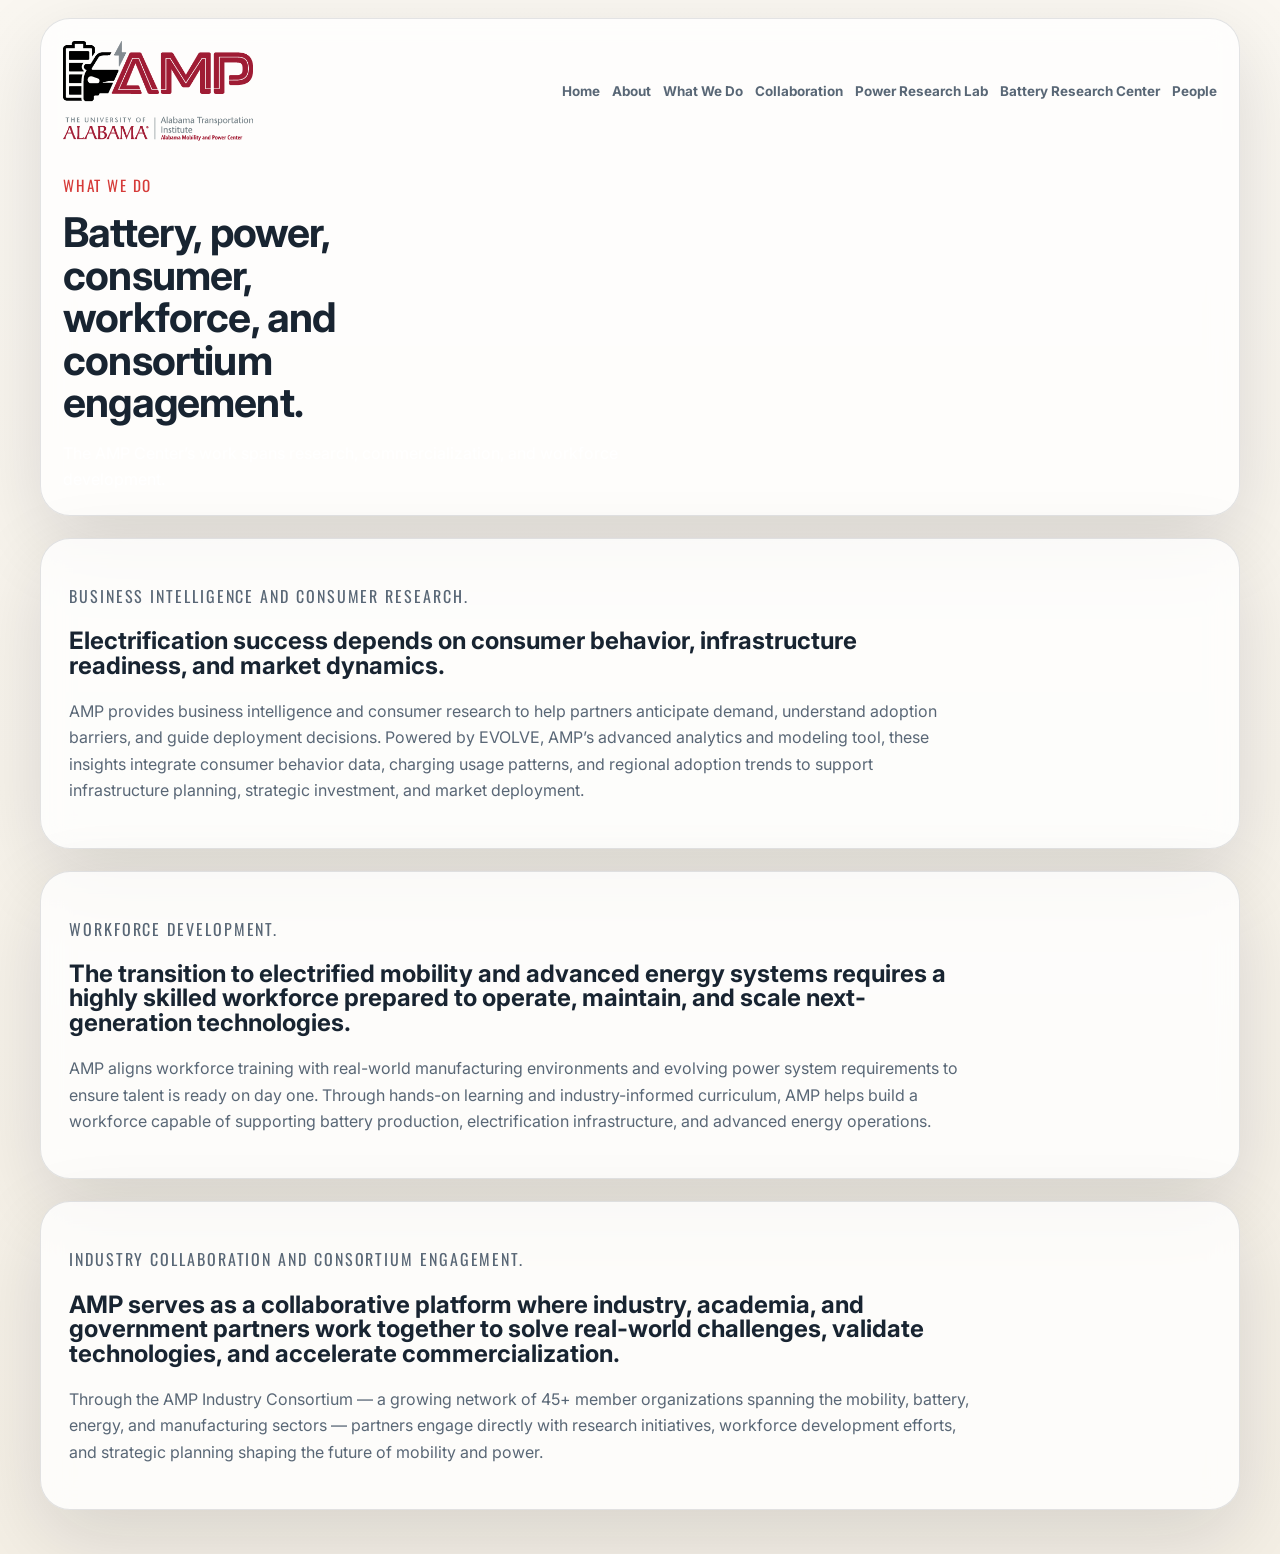
<file: what-we-do.html>
<!doctype html>
<html lang="en">
<head>
  <meta charset="utf-8" />
  <meta name="viewport" content="width=device-width, initial-scale=1" />
  <title>What We Do</title>
  <link rel="preconnect" href="https://fonts.googleapis.com" />
  <link rel="preconnect" href="https://fonts.gstatic.com" crossorigin />
  <link href="https://fonts.googleapis.com/css2?family=Inter:wght@400;500;600;700;800&family=Oswald:wght@400;500;600;700&display=swap" rel="stylesheet" />
  <link rel="stylesheet" href="styles.css" />
</head>
<body class="directory-page">
  <div class="page-shell directory-shell">
    <header class="directory-hero">
      <div class="directory-topbar">
        <a class="brand" href="index.html" aria-label="AMP Center Home"><img src="public/assets/amp-logo.png" alt="AMP Center logo" /></a>
        <div class="navlinks"><a href="index.html">Home</a><a href="about.html">About</a><a href="what-we-do.html">What We Do</a><a href="collaboration.html">Collaboration</a><a href="prc.html">Power Research Lab</a><a href="brc.html">Battery Research Center</a><a href="people.html">People</a></div>
      </div>
      <div class="directory-hero-grid">
        <div>
          <p class="brochure-kicker">What We Do</p>
          <h1>Battery, power, consumer, workforce, and consortium engagement.</h1>
          <p class="lede dark">The AMP Center’s work spans research, commercialization, and workforce development.</p>
        </div>
      </div>
    </header>
    <main class="directory-main">
      <section class="directory-section">
        <div class="section-head compact"><p class="brochure-kicker">BUSINESS INTELLIGENCE and CONSUMER RESEARCH.</p><h2>Electrification success depends on consumer behavior, infrastructure readiness, and market dynamics.</h2><p>AMP provides business intelligence and consumer research to help partners anticipate demand, understand adoption barriers, and guide deployment decisions. Powered by EVOLVE, AMP’s advanced analytics and modeling tool, these insights integrate consumer behavior data, charging usage patterns, and regional adoption trends to support infrastructure planning, strategic investment, and market deployment.</p></div>
      </section>
      <section class="directory-section">
        <div class="section-head compact"><p class="brochure-kicker">WORKFORCE DEVELOPMENT.</p><h2>The transition to electrified mobility and advanced energy systems requires a highly skilled workforce prepared to operate, maintain, and scale next-generation technologies.</h2><p>AMP aligns workforce training with real-world manufacturing environments and evolving power system requirements to ensure talent is ready on day one. Through hands-on learning and industry-informed curriculum, AMP helps build a workforce capable of supporting battery production, electrification infrastructure, and advanced energy operations.</p></div>
      </section>
      <section class="directory-section">
        <div class="section-head compact"><p class="brochure-kicker">INDUSTRY COLLABORATION and CONSORTIUM ENGAGEMENT.</p><h2>AMP serves as a collaborative platform where industry, academia, and government partners work together to solve real-world challenges, validate technologies, and accelerate commercialization.</h2><p>Through the AMP Industry Consortium — a growing network of 45+ member organizations spanning the mobility, battery, energy, and manufacturing sectors — partners engage directly with research initiatives, workforce development efforts, and strategic planning shaping the future of mobility and power.</p></div>
      </section>
    </main>
  </div>
</body>
</html>
</file>
<file: styles.css>
:root {
  --paper: #f4efe5;
  --panel: rgba(255,255,255,0.78);
  --panel-strong: rgba(255,255,255,0.92);
  --ink: #182431;
  --muted: #596776;
  --line: rgba(24,36,49,0.12);
  --navy: #0f2235;
  --blue: #d63b39;
  --red: #d63b39;
  --yellow: #f0bb2d;
  --green: #3b9d63;
  --shadow: 0 26px 80px rgba(12,18,28,0.13);
  --heading: "Oswald", "Arial Narrow", sans-serif;
  --body: "Inter", system-ui, -apple-system, BlinkMacSystemFont, "Segoe UI", sans-serif;
}
* { box-sizing: border-box; }
html { scroll-behavior: smooth; }
body {
  margin: 0;
  font-family: var(--body);
  color: var(--ink);
  background:
    radial-gradient(circle at top left, rgba(214,59,57,.12), transparent 28%),
    radial-gradient(circle at top right, rgba(214,59,57,.08), transparent 22%),
    linear-gradient(180deg, #faf7f1 0%, var(--paper) 100%);
}
a { color: inherit; text-decoration: none; }
img { max-width: 100%; display: block; }
.page-shell {
  width: min(1200px, calc(100% - 28px));
  margin: 0 auto;
  padding: 18px 0 44px;
}
.hero, .section, .directory-hero, .directory-section {
  background: var(--panel);
  backdrop-filter: blur(14px);
  border: 1px solid var(--line);
  box-shadow: var(--shadow);
  border-radius: 30px;
}
.hero, .directory-hero { padding: 22px; }
.topbar, .directory-topbar {
  display: flex; flex-wrap: wrap; align-items: center; justify-content: space-between; gap: 16px; margin-bottom: 18px;
}
.brand {
  display: inline-flex; align-items: center; gap: 12px;
}
.brand img {
  width: min(190px, 44vw); height: auto; object-fit: contain;
}
.brand strong { display:block; font-size: 1.32rem; letter-spacing:.02em; }
.brand small { font-size: .88rem; }
.brand small, .navlinks a, .section-head p, .muted, .caption, .doc-page .source-note { color: var(--muted); }
.navlinks { display:flex; flex-wrap:wrap; gap: 10px 12px; font-weight: 700; }
.navlinks a { font-size: .84rem; }
.text-link { color: var(--red); font-weight: 800; text-decoration: underline; text-underline-offset: 3px; }
.text-link:hover { opacity: .85; }
.hero-brand {
  margin: 0 0 10px;
  font-family: var(--heading);
  font-size: clamp(3rem, 8vw, 6.4rem);
  line-height: .9;
  letter-spacing: .08em;
  text-transform: uppercase;
}
.hero-grid, .split, .directory-hero-grid, .people-grid, .source-grid { display:grid; gap: 18px; }
.hero-grid { grid-template-columns: 1.15fr .85fr; align-items: stretch; }
.hero-copy, .hero-panel, .section, .card, .source-card, .directory-hero-card, .person-card, .doc-page, .quote-card {
  border-radius: 26px; background: var(--panel-strong); border: 1px solid rgba(24,36,49,.08);
}
.hero-copy {
  padding: 38px; color: #fff; overflow: hidden;
  background:
    linear-gradient(135deg, rgba(15,34,53,.98), rgba(15,34,53,.88)),
    radial-gradient(circle at top right, rgba(214,59,57,.5), transparent 40%);
  position: relative;
}
.hero-copy::after {
  content:''; position:absolute; inset:auto -28px -42px auto; width: 220px; height:220px; border-radius:50%;
  background: conic-gradient(from 45deg, var(--red), var(--yellow), var(--green), var(--blue), var(--red));
  filter: blur(24px); opacity:.33;
}
.eyebrow {
  margin:0 0 10px; text-transform:uppercase; letter-spacing:.2em; font-size:.72rem; font-weight:800;
}
.hero h1, .section h2, .directory-hero-grid h1 {
  margin:0; line-height:.92; letter-spacing:-.05em; font-family: var(--heading); text-transform: uppercase;
}
.hero h1 { font-size: clamp(2.55rem, 5.8vw, 4.8rem); max-width: 9ch; }
.section h2, .directory-hero-grid h1 {
  font-size: clamp(1.55rem, 3.2vw, 2.6rem);
  line-height: 1.04;
  letter-spacing: -.02em;
  text-transform: none;
  font-family: var(--body);
  font-weight: 700;
}
.lede, .section-head p, .card p, .quote-card p, .quote-card span, .person-card p, .doc-page p, .doc-page li { line-height:1.65; font-size: 1rem; }
.lede { max-width: 62ch; margin: 16px 0 0; color: rgba(255,255,255,.84); }
.hero-actions { display:flex; flex-wrap:wrap; gap: 12px; margin-top: 26px; }
.button { display:inline-flex; align-items:center; justify-content:center; padding: 13px 18px; border-radius: 999px; font-weight:800; border:1px solid transparent; }
.button.primary { background:var(--red); color:#fff; }
.button.secondary { color:#fff; background: rgba(255,255,255,.08); border-color: rgba(255,255,255,.2); }
.button.secondary.dark { color:var(--navy); background: rgba(255,255,255,.75); border-color: rgba(24,36,49,.12); }
.hero-panel { padding: 18px; }
.stats-grid { display:grid; grid-template-columns: repeat(2, minmax(0,1fr)); gap: 12px; }
.stats-grid article { padding: 18px; border-radius: 20px; background: linear-gradient(180deg, rgba(244,239,229,.95), rgba(255,255,255,.92)); border:1px solid rgba(24,36,49,.08); }
.stats-grid strong { display:block; font-family:var(--heading); font-size: 2rem; letter-spacing:.02em; color: var(--navy); }
.stats-grid span { color: var(--muted); line-height:1.45; }
.quote-card { margin-top: 12px; padding: 18px; color:#fff; background: linear-gradient(135deg, rgba(15,34,53,.96), rgba(214,59,57,.78)); }
.quote-card p { margin:0 0 8px; font-family: var(--heading); font-size: 1.2rem; text-transform: uppercase; }
.section-head h2 { line-height: 1.02; }
.color-ribbon { display:flex; gap: 10px; margin-top: 32px; }
.swatch { width: 42px; height: 8px; border-radius: 999px; }
.swatch.red{background:var(--red)} .swatch.green{background:var(--green)} .swatch.yellow{background:var(--yellow)} .swatch.blue{background:var(--blue)}
.section { margin-top: 22px; padding: 28px; }
.section-head { max-width: 900px; margin-bottom: 22px; }
.section-head.compact { margin-bottom: 14px; }
.cards { display:grid; gap: 14px; }
.feature-grid { display:grid; grid-template-columns: repeat(2, minmax(0,1fr)); gap: 14px; }
.three-up { grid-template-columns: repeat(3, minmax(0,1fr)); }
.two-up { grid-template-columns: repeat(2, minmax(0,1fr)); }
.card { padding: 18px; }
.card h3, .info-list h3, .source-card h3, .doc-page h3, .person-card h3 { margin: 0 0 8px; font-family: var(--body); text-transform: none; letter-spacing:-.01em; font-weight: 700; }
.card p { margin: 0; }
.card.accent-red{box-shadow: inset 0 4px 0 var(--red)} .card.accent-blue{box-shadow: inset 0 4px 0 var(--blue)} .card.accent-gold{box-shadow: inset 0 4px 0 var(--yellow)}
.split { grid-template-columns: 1.05fr .95fr; align-items: start; }
.info-list { display:grid; gap: 14px; }
.info-list > div { padding: 18px; border-radius: 22px; background: rgba(255,255,255,.72); border:1px solid rgba(24,36,49,.08); }
.info-list p { margin:0; }
.portrait-grid { display:grid; grid-template-columns: repeat(3, minmax(0,1fr)); gap: 10px; }
.portrait-grid img, .source-card img, .committee-poster img, .directory-hero-card img, .person-photo { border-radius: 18px; border:1px solid rgba(24,36,49,.08); }
.portrait-grid img { aspect-ratio: 1 / 1; object-fit: cover; }
.source-grid { grid-template-columns: repeat(4, minmax(0,1fr)); }
.source-card, .doc-page, .person-card { padding: 14px; }
.source-card img, .committee-poster img { width:100%; object-fit: cover; }
.source-card img { aspect-ratio: 4 / 5; margin-bottom: 12px; }
.source-card p, .doc-page p, .person-card p { margin: 0; color: var(--muted); }
.doc-page { margin-top: 14px; }
.doc-page h3 { margin-bottom: 10px; }
.copy-block {
  margin:0; padding: 16px; white-space: pre-wrap; line-height:1.72; font-family: var(--body); font-size:.96rem;
  background: rgba(244,239,229,.46); border-radius: 18px; border:1px solid rgba(24,36,49,.08);
}
.mosaic-panel { padding: 16px; background: linear-gradient(180deg, rgba(255,255,255,.9), rgba(248,243,235,.88)); }
.mosaic-caption { display:flex; justify-content:space-between; gap: 12px; align-items: baseline; padding: 12px 4px 0; }
.brochure-kicker { font-family: var(--heading); text-transform: uppercase; font-size: .95rem; letter-spacing:.12em; color: var(--blue); }
.highlight { background: linear-gradient(135deg, rgba(15,34,53,.96), rgba(214,59,57,.78)); }
.highlight .section-head h2, .highlight .section-head p, .highlight .eyebrow { color:#fff; }
.benefit-strip { display:flex; flex-wrap:wrap; gap: 10px; }
.benefit-strip span { padding: 11px 15px; border-radius: 999px; background: rgba(255,255,255,.12); border:1px solid rgba(255,255,255,.18); font-weight:700; }
.contact { margin-top: 22px; display:grid; grid-template-columns: 1fr auto; gap: 20px; align-items: center; padding: 28px; }
.people-stats { display:flex; flex-wrap:wrap; gap: 10px; margin-top: 16px; }
.people-stats span { padding: 10px 14px; border-radius: 999px; background: rgba(214,59,57,.1); border:1px solid rgba(214,59,57,.18); color: var(--navy); font-weight: 700; }
.directory-page { background: linear-gradient(180deg, #faf7f1 0%, var(--paper) 100%); }
.directory-main { display:grid; gap: 22px; margin-top: 22px; }
.directory-hero-grid { grid-template-columns: 1fr 360px; align-items: stretch; }
.directory-hero-card { padding: 14px; display:flex; flex-direction:column; gap: 12px; }
.source-note { margin: 0; text-transform: uppercase; letter-spacing: .14em; font-size: .72rem; font-weight: 800; color: var(--muted); }
.directory-section { padding: 28px; }
.people-grid { grid-template-columns: repeat(2, minmax(0,1fr)); }
.person-card { display:grid; grid-template-columns: 96px 1fr; gap: 14px; }
.person-photo { width: 96px; height: 96px; object-fit: cover; background:#fff; }
.people-preview { display:grid; grid-template-columns: repeat(3, minmax(0,1fr)); gap: 14px; }
.people-preview .person-card { grid-template-columns: 76px 1fr; }
.people-preview .person-photo { width: 76px; height: 76px; }
.role { margin: 0 0 8px; font-family: var(--heading); text-transform: uppercase; font-size: .9rem; letter-spacing:.03em; color: var(--blue); }
.directory-hero, .directory-section { position: relative; }
.directory-hero-grid h1 { max-width: 12ch; }
.tight { max-width: 760px; }
.muted-card { padding: 18px; border-radius: 22px; background: rgba(255,255,255,.72); border:1px solid rgba(24,36,49,.08); }
@media (max-width: 980px) {
  .hero-grid, .split, .contact, .three-up, .two-up, .source-grid, .directory-hero-grid, .people-grid { grid-template-columns: 1fr; }
  .people-preview { grid-template-columns: 1fr; }
  .feature-grid { grid-template-columns: 1fr; }
  .topbar, .directory-topbar { flex-direction: column; align-items:flex-start; }
  .hero-copy { padding: 28px; }
  .section, .contact, .directory-section { padding: 22px; }
}
@media (max-width: 640px) {
  .page-shell { width: min(100% - 18px, 1200px); }
  .hero, .section, .directory-hero, .directory-section { border-radius: 24px; }
  .hero-copy, .hero-panel, .card, .source-card, .doc-page, .person-card, .directory-hero-card, .mosaic-panel { border-radius: 22px; }
  .stats-grid { grid-template-columns: 1fr; }
  .portrait-grid { grid-template-columns: repeat(2, minmax(0,1fr)); }
  .person-card { grid-template-columns: 80px 1fr; }
  .person-photo { width:80px; height:80px; }
  .mosaic-caption { flex-direction:column; align-items:flex-start; }
}
</file>
